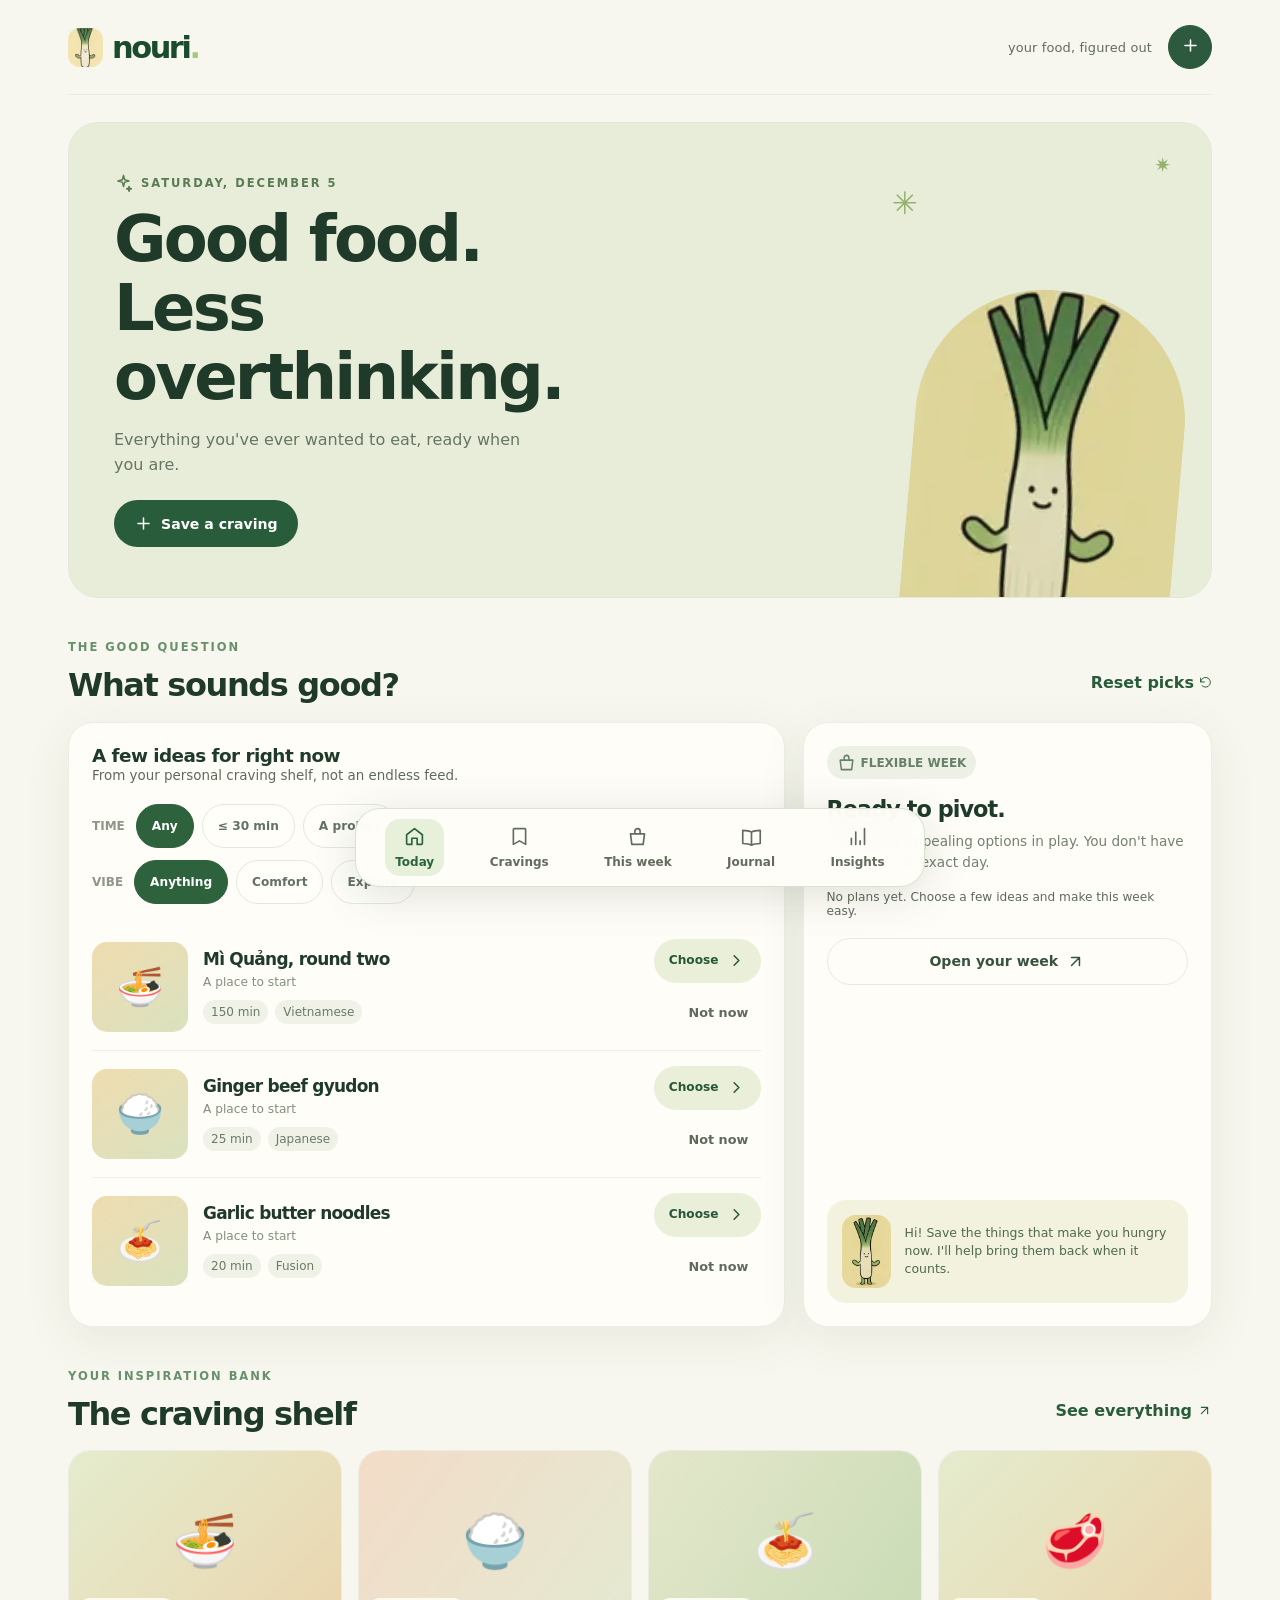
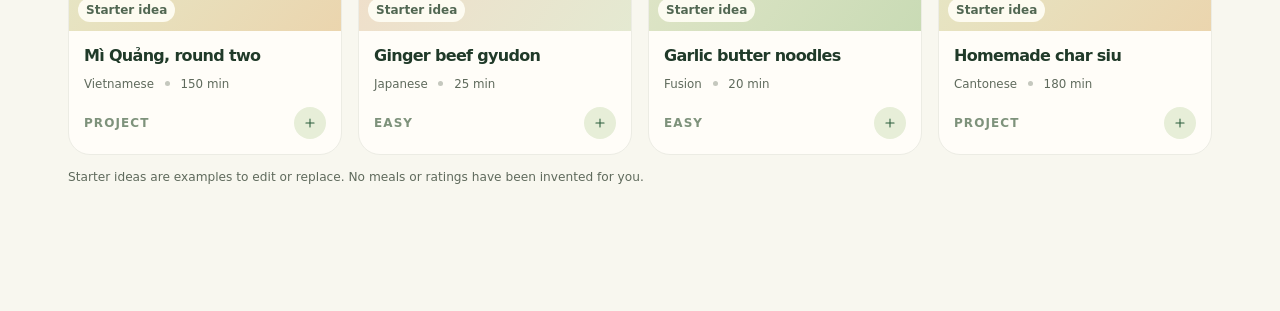
<file: index.html>
<!doctype html>
<html lang="en">
<head>
  <meta charset="UTF-8" />
  <meta name="viewport" content="width=device-width, initial-scale=1, viewport-fit=cover, interactive-widget=resizes-content" />
  <meta name="theme-color" content="#f8f7ef" />
  <meta name="robots" content="noindex,nofollow" /><meta name="description" content="A little more delicious, a little less deciding. Your personal food memory and craving shelf." />
  
  
  <style>:root{--ink:#203a29;--muted:#5f6a5c;--green:#295c3a;--bright:#e3edcd;--lime:#b8d08e;--cream:#f8f7ef;--paper:#fffdf8;--border:#e9eadf;--shadow:0 12px 48px rgba(33,60,33,.08);--amber:#e5a35b;--pink:#e8b3a9;--radius:21px;color-scheme:light;font-family:ui-rounded,'Avenir Next',Avenir,system-ui,-apple-system,BlinkMacSystemFont,'Segoe UI',sans-serif}
*{box-sizing:border-box}html{background:var(--cream);scroll-behavior:smooth}body{margin:0;min-width:315px;color:var(--ink)}button,input,textarea,select{font:inherit}button{cursor:pointer}button:disabled{cursor:not-allowed;opacity:.5}button:focus-visible,input:focus-visible,textarea:focus-visible,select:focus-visible{outline:3px solid var(--lime);outline-offset:3px}a{color:var(--green)}p{line-height:1.53}h1,h2,h3,p{margin-top:0}h1,h2,h3{letter-spacing:-.043em}h1{font-size:clamp(2.3rem,5vw,4.2rem);line-height:1.08;font-weight:750}h2{font-size:clamp(1.45rem,3vw,2rem);line-height:1.15}h3{font-size:1.1rem}small,.tiny{font-size:.76rem}body.modal-open{overflow:hidden}
.app-shell{max-width:1200px;margin:0 auto;min-height:100dvh;padding:0 28px 112px}.header{height:95px;display:flex;align-items:center;justify-content:space-between;border-bottom:1px solid var(--border)}.brand{border:0;background:none;display:flex;align-items:center;gap:9px;font-size:1.9rem;font-weight:850;letter-spacing:-.08em;color:#194b2c;padding:4px 0}.brand-mark{display:block;width:35px;height:39px;overflow:hidden;border-radius:12px;background:#f6edc9}.brand-mark img{width:100%;height:100%;object-fit:cover;object-position:center 41%}.brand-period{color:#a3c880}.header-right{display:flex;align-items:center;gap:16px}.header-tag{font-size:.81rem;color:#626c5e;letter-spacing:.01em}.icon-button{border:1px solid var(--border);border-radius:50%;background:var(--paper);width:43px;height:43px;display:grid;place-items:center;color:var(--green)}.icon-button svg,.btn svg,.eyebrow svg,.nav-link svg,.tag svg,.step-bubble svg{width:19px;height:19px;stroke-width:1.9}.header-right .icon-button{background:#2d593e;color:white;border-color:#2d593e}.bottom-nav{position:fixed;left:50%;transform:translateX(-50%);bottom:13px;z-index:8;max-width:570px;width:calc(100% - 32px);display:flex;justify-content:space-around;gap:3px;padding:10px 13px;background:rgba(255,253,248,.95);border:1px solid rgba(211,222,204,.88);border-radius:25px;box-shadow:0 8px 45px rgba(30,60,30,.14);backdrop-filter:blur(18px)}.nav-link{background:none;border:0;display:flex;flex-direction:column;align-items:center;justify-content:center;gap:5px;color:#626c5e;padding:7px 10px;font-size:.7rem;min-width:59px;font-weight:650;border-radius:15px}.nav-link.is-active{background:#e7f0da;color:#2a643c}.nav-link svg{width:21px;height:21px}
.section{margin-top:42px}.section-head{display:flex;justify-content:space-between;align-items:end;gap:15px;margin:0 0 18px}.section-head h2{margin:0}.eyebrow{font-size:.72rem;letter-spacing:.17em;text-transform:uppercase;font-weight:790;color:#67916c;display:flex;align-items:center;gap:8px;margin:0 0 13px}.subtitle{color:#768274;line-height:1.5;margin-bottom:0}.muted{color:var(--muted)}.link-btn{border:0;background:none;color:var(--green);font-weight:750;padding:10px 0;white-space:nowrap}.btn{border-radius:999px;border:1px solid transparent;display:inline-flex;justify-content:center;align-items:center;gap:8px;padding:13px 19px;line-height:1.15;font-weight:750;font-size:.88rem;transition:transform .15s,background .15s,color .15s}.btn:active{transform:scale(.97)}.btn-primary{background:var(--green);color:#fff}@media(hover:hover) and (pointer:fine){.btn-primary:hover{background:#1d4831}}.btn-secondary{background:#e9efd9;color:#28583a}.btn-quiet{border-color:var(--border);background:var(--paper);color:#38533b}.btn-sm{padding:10px 14px;font-size:.76rem}.btn-ghost{background:transparent;color:var(--green)}.btn-block{width:100%}.btn-danger{color:#a3483d}.chip-row{display:flex;gap:8px;flex-wrap:wrap}.chip{border:1px solid #e4e9dc;background:#fffef9;color:#637265;border-radius:100px;padding:9px 13px;font-size:.76rem;font-weight:750;white-space:nowrap}.chip.is-active{background:#2d623d;color:#fff;border-color:#2d623d}.tag{display:inline-flex;align-items:center;gap:5px;font-size:.67rem;color:#688068;background:#edf1e5;border-radius:100px;padding:7px 10px;font-weight:750}.tag.cool{background:#f4e9d8;color:#a47137}.tag.soft{background:#f3e2de;color:#a36e60}.bullet{height:5px;width:5px;display:inline-block;background:#c5c8be;border-radius:50%;margin:0 7px 2px}
.hero{background:#e8edda;min-height:365px;border-radius:30px;position:relative;overflow:hidden;display:flex;align-items:center;margin-top:27px;border:1px solid #e3e9d8}.hero-copy{padding:50px 45px;max-width:640px;z-index:1}.hero h1{max-width:550px;margin-bottom:16px}.hero p{font-size:1rem;color:#667564;max-width:440px;margin-bottom:23px}.hero-illustration{position:absolute;right:31px;bottom:-68px;height:375px;width:270px;transform:rotate(5deg);border-radius:130px 130px 0 0;overflow:hidden;opacity:.96;mix-blend-mode:multiply}.hero-illustration img{height:100%;width:100%;object-fit:cover;object-position:center center}.hero-sparkle{position:absolute;color:#96b16e;font-size:31px;right:293px;top:62px}.hero-sparkle.two{right:40px;top:30px;font-size:20px}.hero-copy .eyebrow{color:#597c52}
.decision-layout{display:grid;grid-template-columns:minmax(0,1.75fr) minmax(290px,1fr);gap:18px}.surface{background:var(--paper);border:1px solid #ecede5;border-radius:25px;box-shadow:var(--shadow)}.decision-card{padding:22px 23px}.decision-top{display:flex;justify-content:space-between;align-items:center;gap:10px;margin-bottom:17px}.decision-top p{margin:0;font-size:.84rem;color:var(--muted)}.decision-title{font-size:1.15rem;font-weight:780;letter-spacing:-.03em}.filters{display:flex;align-items:center;gap:8px;flex-wrap:wrap;margin:16px 0 20px}.filter-label{font-size:.7rem;font-weight:760;color:#909688;margin-right:3px}.recommendation{display:flex;gap:15px;align-items:center;padding:15px 0;border-top:1px solid #eef0e6}.recommendation:first-child{border-top:0}.thumb{width:96px;height:90px;flex:0 0 96px;border-radius:15px;background:linear-gradient(145deg,#f0dcb0,#d9e2bf);overflow:hidden;display:flex;align-items:center;justify-content:center;font-size:2rem;position:relative}.thumb img{width:100%;height:100%;object-fit:cover}.thumb .emoji{font-size:2.4rem}.rec-main{flex:1;min-width:0}.rec-main h3{margin:0 0 5px;font-size:1.06rem}.rec-main p{font-size:.76rem;color:#82907e;margin:0 0 8px;line-height:1.45}.rec-main .rec-meta{display:flex;flex-wrap:wrap;gap:7px}.rec-meta span{font-size:.65rem;background:#f0f2e8;color:#6b7a68;border-radius:100px;padding:5px 8px}.rec-actions{display:flex;flex-direction:column;align-items:end;gap:8px}.rec-actions button{min-width:84px}.empty-state{text-align:center;padding:35px 19px;color:#6d796b}.empty-state .big{font-size:3.1rem;margin-bottom:8px}.empty-state h3{color:var(--ink);margin:0 0 7px}.next-up{padding:23px;display:flex;flex-direction:column;justify-content:space-between}.next-up h3{font-size:1.4rem;margin-bottom:9px}.next-up p{font-size:.85rem;color:#73816f}.next-list{margin:17px 0 20px;display:grid;gap:9px}.next-line{display:flex;align-items:center;gap:10px;font-size:.86rem;font-weight:700}.next-number{display:grid;place-items:center;width:25px;height:25px;background:#ebefd9;border-radius:50%;color:#587e4b;font-size:.72rem}.mascot-note{display:flex;align-items:center;gap:14px;border-radius:19px;background:#f2f2df;padding:15px;margin-top:14px}.mascot-note img{height:73px;width:56px;object-fit:cover;border-radius:14px;mix-blend-mode:multiply}.mascot-note p{font-size:.78rem;line-height:1.45;margin:0;color:#506950}
.shelf-grid{display:grid;grid-template-columns:repeat(4,1fr);gap:16px}.food-card{min-width:0;background:var(--paper);border:1px solid #ecece4;border-radius:22px;overflow:hidden;transition:transform .18s,box-shadow .18s;cursor:pointer}@media(hover:hover) and (pointer:fine){.food-card:hover{transform:translateY(-3px);box-shadow:var(--shadow)}}.food-card-media{height:180px;display:grid;place-items:center;overflow:hidden;background:linear-gradient(135deg,#e4eccd,#ebd5ae);font-size:3.3rem;position:relative}.food-card:nth-child(3n+2) .food-card-media{background:linear-gradient(125deg,#f3dcc8,#e4e9d1)}.food-card:nth-child(3n) .food-card-media{background:linear-gradient(125deg,#e4e7cb,#c9dbb5)}.food-card-media img{width:100%;height:100%;object-fit:cover}.food-card-media .source-badge{position:absolute;bottom:9px;left:9px;background:rgba(255,254,246,.91);padding:5px 8px;border-radius:100px;color:#516752;font-size:.62rem;font-weight:750}.food-card-body{padding:15px}.food-card-body h3{font-size:1rem;margin:0 0 8px;line-height:1.3}.food-card-body p{color:var(--muted);font-size:.74rem;margin:0;min-height:19px}.food-card-footer{display:flex;justify-content:space-between;align-items:center;margin-top:13px;gap:10px}.mini-add{height:28px;width:28px;display:grid;place-items:center;border:0;border-radius:50%;background:#e7eed8;color:var(--green)}.mini-add svg{width:14px;height:14px}
.page-head{padding:42px 0 16px}.page-head h1{font-size:clamp(2.4rem,5vw,3.6rem);margin-bottom:12px}.page-head p{color:#798577;font-size:1rem;max-width:640px}.toolbar{display:flex;align-items:center;justify-content:space-between;gap:12px;margin:24px 0}.toolbar .chip-row{align-items:center}.grid-two{display:grid;grid-template-columns:minmax(0,1fr) minmax(0,1fr);gap:18px}.plan-card{padding:22px}.plan-card h3{margin:0 0 6px}.plan-list{display:grid;gap:12px;margin-top:22px}.plan-row{display:flex;align-items:center;gap:12px;border-bottom:1px solid #f0f0e7;padding-bottom:12px}.plan-row:last-child{border-bottom:0}.plan-row .thumb{width:60px;height:60px;flex-basis:60px;border-radius:13px;font-size:1.4rem}.plan-row .thumb .emoji{font-size:1.6rem}.plan-row-main{min-width:0;flex:1}.plan-row h4{margin:0 0 4px;font-size:.85rem}.plan-row p{margin:0;font-size:.72rem;color:#899286}.row-buttons{display:flex;gap:5px}.row-buttons button{background:none;border:1px solid var(--border);width:32px;height:32px;display:grid;place-items:center;border-radius:50%;color:var(--green)}.row-buttons svg{width:15px;height:15px}.grocery-group{margin-top:14px}.grocery-item{display:flex;align-items:center;gap:11px;padding:11px 2px;border-bottom:1px solid #efefe9;font-size:.83rem}.grocery-item input{width:18px;height:18px;accent-color:#3e8053}.grocery-item.checked .grocery-name{text-decoration:line-through;opacity:.45}.grocery-name{flex:1}.grocery-source{font-size:.65rem;color:#9a9e93}.inline-add{display:flex;gap:7px;margin-top:15px}.inline-add input{flex:1;min-width:0}.pill-icon{height:38px;width:38px;border-radius:50%;border:0;background:#e8eddc;color:var(--green);display:grid;place-items:center}
.journal-list{display:grid;grid-template-columns:repeat(2,1fr);gap:16px}.journal-item{display:flex;gap:15px;padding:15px;cursor:pointer}.journal-item .thumb{width:112px;height:115px;flex-basis:112px}.journal-item h3{margin:4px 0 6px;font-size:1.12rem}.journal-item p{font-size:.76rem;color:#859081;margin:0 0 10px}.journal-stars{color:#bd824b;letter-spacing:1px;font-size:.85rem}.journal-item .tag{margin-right:5px}.photo-strip{display:flex;gap:8px;overflow:auto;padding:8px 0}.photo-strip img{height:116px;width:116px;object-fit:cover;border-radius:12px}.stat-grid{display:grid;grid-template-columns:repeat(4,1fr);gap:15px;margin:24px 0}.stat-card{padding:19px}.stat-card .stat-value{font-size:2rem;letter-spacing:-.06em;font-weight:800;margin:14px 0 7px}.stat-card .stat-label{color:#8b9387;font-size:.75rem;line-height:1.3}.metric-notice{background:#eef2e6;border-radius:18px;padding:21px;margin-top:22px;color:#567155;font-size:.85rem;line-height:1.5}.insight-rows{display:grid;gap:10px}.insight-row{border:1px solid var(--border);border-radius:16px;padding:15px;display:flex;align-items:center;justify-content:space-between;gap:12px}.insight-row h4{font-size:.84rem;margin:0 0 5px}.insight-row p{font-size:.74rem;color:var(--muted);margin:0}.segmented{display:flex;background:#f0f2e8;border-radius:14px;padding:4px;gap:4px}.segmented button{flex:1;border:0;border-radius:11px;background:none;padding:11px 8px;color:#7e8a7b;font-weight:770;font-size:.75rem}.segmented button.active{background:white;color:var(--green);box-shadow:0 3px 12px #33553113}.small-caps{font-size:.68rem;letter-spacing:.09em;font-weight:850;color:#7e927b;text-transform:uppercase}
.form-field{display:flex;flex-direction:column;gap:7px;margin-bottom:15px}.form-field label{font-size:.77rem;font-weight:770;color:#4f644f}.input,.textarea,.select{display:block;width:100%;border:1px solid #e4e9db;background:#fdfdf9;border-radius:13px;padding:13px 14px;outline:0;color:#304b34;font-size:.88rem}.textarea{min-height:84px;resize:vertical;line-height:1.45}.input:focus,.textarea:focus,.select:focus{border-color:#9ab786;box-shadow:0 0 0 3px #e7efdb}.form-grid{display:grid;grid-template-columns:1fr 1fr;gap:12px}.form-footer{display:flex;gap:8px;justify-content:flex-end;margin-top:20px}.file-input{border:1px dashed #b8cbb2;background:#f3f6e9;border-radius:13px;padding:14px;min-height:70px;display:flex;align-items:center;gap:13px;cursor:pointer;font-size:.82rem;font-weight:750;color:#567052}.file-input input{width:100%;font-size:.72rem}.modal-backdrop{position:fixed;inset:0;z-index:40;background:rgba(23,40,26,.4);display:grid;place-items:center;padding:18px;backdrop-filter:blur(5px)}.modal-panel{width:min(100%,560px);max-height:min(88dvh,850px);overflow:auto;background:#fffef9;border-radius:26px;padding:25px 26px 24px;box-shadow:0 25px 90px #1b301f30}.modal-head{display:flex;align-items:start;justify-content:space-between;gap:14px;margin-bottom:18px}.modal-head h2{font-size:1.6rem;margin:0 0 6px}.modal-head p{font-size:.81rem;color:#879181;margin:0}.modal-close{background:#f3f4eb;border:none;width:32px;height:32px;display:grid;place-items:center;border-radius:50%;color:#657263;flex:0 0 auto}.modal-close svg{width:17px;height:17px}.modal-photo{width:100%;height:220px;object-fit:cover;border-radius:15px;margin-bottom:16px}.detail-image-fallback{display:grid;place-items:center;height:200px;border-radius:18px;background:linear-gradient(135deg,#e5edd1,#f3e1c2);font-size:5rem;margin-bottom:20px}.detail-row{display:flex;flex-wrap:wrap;gap:7px;margin:12px 0 16px}.detail-copy{font-size:.87rem;line-height:1.55;color:#697a6b}.detail-buttons{display:flex;gap:9px;flex-wrap:wrap}.step-card{display:flex;gap:12px;align-items:center;border:1px solid var(--border);border-radius:16px;padding:12px;margin-top:9px}.step-bubble{display:grid;place-items:center;border-radius:50%;background:#e9f0dc;width:35px;height:35px;flex:0 0 35px;color:#4c7950}.step-card .step-main{flex:1;min-width:0}.step-card h4{margin:0 0 5px;font-size:.85rem}.step-card p{margin:0;font-size:.73rem;color:#85917f}.step-card .thumb{height:58px;width:58px;flex-basis:58px}.modal-panel .section-label{font-size:.7rem;font-weight:800;letter-spacing:.1em;color:#7d9a72;text-transform:uppercase;margin:21px 0 10px}.dialog-alert{background:#f4f0de;border-radius:13px;padding:13px;font-size:.8rem;color:#837650;margin:12px 0}.toast{position:fixed;bottom:106px;left:50%;transform:translateX(-50%);z-index:45;white-space:nowrap;background:#244f32;color:#fff;border-radius:100px;padding:12px 18px;box-shadow:0 9px 30px #25483130;font-size:.82rem;max-width:95%;overflow:hidden;text-overflow:ellipsis}.visual-gradient{background:linear-gradient(135deg,#d9e7bf,#f5dab5)}.hidden{display:none!important}.divider{border:0;border-top:1px solid var(--border);margin:20px 0}
@media(max-width:980px){.shelf-grid{grid-template-columns:repeat(3,1fr)}.hero-illustration{right:-22px;opacity:.57}.hero-copy{max-width:630px}.hero h1{max-width:520px}.stat-grid{grid-template-columns:repeat(2,1fr)}}
@media(max-width:750px){.app-shell{padding:0 17px 113px}.header{height:72px}.header-tag{display:none}.hero{min-height:312px;border-radius:25px;margin-top:16px}.hero-copy{padding:27px 23px}.hero h1{font-size:2.4rem;max-width:330px}.hero p{max-width:285px;font-size:.87rem}.hero-illustration{width:183px;height:266px;bottom:-49px;right:-40px;opacity:.36}.hero-sparkle{display:none}.decision-layout{grid-template-columns:1fr}.section{margin-top:30px}.shelf-grid{grid-template-columns:repeat(2,1fr);gap:11px}.food-card-media{height:155px}.food-card-body{padding:12px}.grid-two{grid-template-columns:1fr}.journal-list{grid-template-columns:1fr}.section-head h2{font-size:1.53rem}.stat-grid{gap:10px}.stat-card{padding:15px}.stat-card .stat-value{font-size:1.9rem}.decision-card,.next-up{padding:17px}.page-head{padding:29px 0 10px}.page-head h1{font-size:2.6rem}.modal-backdrop{align-items:end;padding:0}.modal-panel{border-radius:25px 25px 0 0;padding:22px 20px calc(23px + env(safe-area-inset-bottom));max-height:94dvh;width:100%}.rec-actions button{min-width:74px}.recommendation .thumb{height:79px;width:76px;flex-basis:76px}.form-grid{grid-template-columns:1fr 1fr}.nav-link{min-width:0;padding:6px 7px;font-size:.63rem}.bottom-nav{bottom:6px;padding:7px 6px;width:calc(100% - 18px)}.desktop-add{display:grid}}
@media(max-width:375px){.hero h1{font-size:2.05rem}.hero p{max-width:244px}.hero-copy{padding:24px 18px}.recommendation{gap:10px}.rec-main h3{font-size:.93rem}.rec-meta{gap:3px}.rec-actions .btn{padding:9px}.form-grid{grid-template-columns:1fr}}

.detail-image-fallback[data-loaded="1"] img{width:100%;height:100%;object-fit:cover;border-radius:18px}.food-card-media>img{position:absolute;inset:0;width:100%;height:100%;object-fit:cover}.food-card-media .source-badge{z-index:1}.form-details{background:#f6f7f0;border:1px solid var(--border);padding:11px 12px;border-radius:14px;margin:10px 0}.form-details summary{font-size:.78rem;font-weight:780;color:#698068;cursor:pointer}.form-details[open] summary{margin-bottom:16px}.form-details .form-field:last-child{margin-bottom:0}

/* ---- Mobile-native baseline (iPhone first) ---- */
html{-webkit-tap-highlight-color:transparent;-webkit-text-size-adjust:100%}
button,a,[role=button],label.file-input,.grocery-item{touch-action:manipulation}
button,[role=button]{-webkit-user-select:none;user-select:none;-webkit-touch-callout:none}
/* 16px inputs: anything smaller makes iOS Safari zoom on focus */
.input,.textarea,.select,.file-input input{font-size:16px}
/* 12px text floor for labels, tags and nav */
.nav-link,.tag,.rec-meta span,.food-card-media .source-badge,.grocery-source,.small-caps,.filter-label{font-size:.75rem}
/* 44px touch targets; small icons keep their look but get a larger hit area */
.chip,.btn-sm,.link-btn{min-height:44px}
.chip{display:inline-flex;align-items:center;padding:0 15px}
.link-btn{display:inline-flex;align-items:center;gap:5px}
.dismiss-btn{font-size:.8rem;padding:0 12px;color:var(--muted)}
.mini-add,.modal-close,.pill-icon,.icon-button,.row-buttons button{position:relative}
.mini-add::after,.modal-close::after,.pill-icon::after,.icon-button::after,.row-buttons button::after{content:"";position:absolute;inset:-8px;border-radius:50%}
.row-buttons{gap:12px}
.mini-add{width:32px;height:32px}
.modal-close{width:36px;height:36px}
.icon-button{width:44px;height:44px}
/* Press feedback on touch-down, fast and ease-out */
.chip,.nav-link,.mini-add,.icon-button,.pill-icon,.modal-close,.food-card,.link-btn{transition:transform 120ms cubic-bezier(.23,1,.32,1),background-color 120ms,color 120ms,box-shadow .18s}
.chip:active,.nav-link:active,.mini-add:active,.icon-button:active,.pill-icon:active,.modal-close:active{transform:scale(.94)}
.link-btn:active{transform:scale(.97)}
.food-card:active{transform:scale(.985)}
/* Safe areas: notch/Dynamic Island on top, home indicator below */
.app-shell{padding-top:env(safe-area-inset-top,0px);padding-bottom:calc(112px + env(safe-area-inset-bottom,0px))}
.bottom-nav{bottom:calc(13px + env(safe-area-inset-bottom,0px))}
.toast{bottom:calc(106px + env(safe-area-inset-bottom,0px));pointer-events:none} /* text-only; never block the control underneath */
.modal-panel{overscroll-behavior:contain}
@media(max-width:750px){.app-shell{padding-bottom:calc(120px + env(safe-area-inset-bottom,0px))}.bottom-nav{bottom:calc(6px + env(safe-area-inset-bottom,0px))}.nav-link{font-size:.75rem}}
@media(prefers-reduced-motion:reduce){html{scroll-behavior:auto}.food-card:active,.chip:active,.nav-link:active{transform:none}}
</style>
  <title>Nouri — eat beautifully, effortlessly</title>
</head>
<body>
  <div class="app-shell" id="app">
    <header class="header">
      <button class="brand" data-action="navigate" data-view="home" aria-label="Nouri home">
        <span class="brand-mark"><img src="[data-uri]" alt="" /></span><span>nouri<span class="brand-period">.</span></span>
      </button>
      <div class="header-right"><span class="header-tag">your food, figured out</span><button class="icon-button desktop-add" data-action="open-add" aria-label="Add a food idea"><span data-icon="plus"></span></button></div>
    </header>
    <main id="view-root" aria-live="polite"></main>
    <nav class="bottom-nav" aria-label="Main navigation">
      <button data-action="navigate" data-view="home" class="nav-link is-active"><span data-icon="house"></span><span>Today</span></button>
      <button data-action="navigate" data-view="shelf" class="nav-link"><span data-icon="bookmark"></span><span>Cravings</span></button>
      <button data-action="navigate" data-view="plan" class="nav-link"><span data-icon="shopping-bag"></span><span>This week</span></button>
      <button data-action="navigate" data-view="journal" class="nav-link"><span data-icon="book-open"></span><span>Journal</span></button>
      <button data-action="navigate" data-view="insights" class="nav-link"><span data-icon="chart-no-axes-column"></span><span>Insights</span></button>
    </nav>
    <div id="modal-root"></div>
    <div id="toast-root" aria-live="polite"></div>
  </div>
  <script>/* Nouri V0 — an intentionally dependency-free, local-first product prototype.
 * It is NOT an AI model. Smart-looking suggestions are explicit, inspectable ranking rules.
 * Images are stored in IndexedDB; the rest of the journal is stored in localStorage.
 */
(() => {
'use strict';
const KEY='nouri_v0_state';
const STARTERS=[
  {title:'Mì Quảng, round two',emoji:'🍜',cuisine:'Vietnamese',minutes:150,effort:'project',tags:['savory','spicy','experiment'],why:'Revisit the concentrated broth and nail the balance.',ingredients:['pork shoulder','shrimp','quail eggs','rice noodles','shallots','garlic','fresh herbs','fish sauce']},
  {title:'Ginger beef gyudon',emoji:'🍚',cuisine:'Japanese',minutes:25,effort:'easy',tags:['comfort','savory','quick'],why:'A cozy rice bowl that’s fast enough for a weeknight.',ingredients:['thinly sliced beef','onion','rice','ginger','soy sauce','mirin']},
  {title:'Garlic butter noodles',emoji:'🍝',cuisine:'Fusion',minutes:20,effort:'easy',tags:['comfort','quick','savory'],why:'A fast, deeply satisfying standby to personalize.',ingredients:['noodles','garlic','butter','soy sauce','parmesan','green onions']},
  {title:'Homemade char siu',emoji:'🥩',cuisine:'Cantonese',minutes:180,effort:'project',tags:['savory','experiment'],why:'Try the kind of glossy lacquered pork worth a full afternoon.',ingredients:['pork shoulder','hoisin','soy sauce','honey','five spice','garlic']},
  {title:'Pad kra pao',emoji:'🌶️',cuisine:'Thai',minutes:30,effort:'easy',tags:['spicy','quick','explore'],why:'A weeknight dish with a big savory-spicy payoff.',ingredients:['ground pork','Thai basil','chili','garlic','fish sauce','rice','egg']},
  {title:'Hainanese chicken rice',emoji:'🍗',cuisine:'Singaporean',minutes:100,effort:'medium',tags:['comfort','project'],why:'Fragrant rice, tender chicken, and a trio of sauces.',ingredients:['chicken','rice','ginger','green onions','cucumber','chili']},
  {title:'Crispy tofu rice bowls',emoji:'🥢',cuisine:'Korean-inspired',minutes:35,effort:'easy',tags:['explore','quick'],why:'Something crisp, fresh, and adaptable to your sauces.',ingredients:['firm tofu','rice','cucumber','sesame oil','gochujang','scallions']},
  {title:'Microwave gyeran-jjim',emoji:'🍳',cuisine:'Korean',minutes:10,effort:'easy',tags:['comfort','quick'],why:'A tiny, fluffy side dish you can make in minutes.',ingredients:['eggs','water or dashi','fish sauce','scallions']},
];
const ICONS={
  house:'<path d="m3 10 9-7 9 7v10a1 1 0 0 1-1 1h-5v-7H9v7H4a1 1 0 0 1-1-1z"/>',
  plus:'<path d="M12 5v14M5 12h14"/>',
  bookmark:'<path d="M6 3h12a1 1 0 0 1 1 1v17l-7-4-7 4V4a1 1 0 0 1 1-1Z"/>',
  'shopping-bag':'<path d="M4 9h16l-1.5 12h-13L4 9ZM9 9V6a3 3 0 0 1 6 0v3"/>',
  'book-open':'<path d="M12 7c-3-2-6-2-10-2v15c4 0 7 0 10 2 3-2 6-2 10-2V5c-4 0-7 0-10 2Zm0 0v15"/>',
  'chart-no-axes-column':'<path d="M5 21v-7M10 21V7M15 21v-4M20 21V3"/>',
  'chevron-right':'<path d="m9 18 6-6-6-6"/>',
  x:'<path d="M18 6 6 18M6 6l12 12"/>',
  'arrow-up-right':'<path d="M7 17 17 7M7 7h10v10"/>',
  'sparkles':'<path d="m12 3 1.5 5.5L19 10l-5.5 1.5L12 17l-1.5-5.5L5 10l5.5-1.5L12 3ZM19 17l.7 2.3L22 20l-2.3.7L19 23l-.7-2.3L16 20l2.3-.7L19 17Z"/>',
  clock:'<circle cx="12" cy="12" r="9"/><path d="M12 7v5l4 2"/>',
  'check-circle':'<circle cx="12" cy="12" r="9"/><path d="m8 12 2.5 2.5L16 9"/>',
  'camera':'<path d="M4 7h3l2-3h6l2 3h3a1 1 0 0 1 1 1v11a1 1 0 0 1-1 1H4a1 1 0 0 1-1-1V8a1 1 0 0 1 1-1Z"/><circle cx="12" cy="13" r="3.5"/>',
  shuffle:'<path d="M3 7h4c4 0 6 10 10 10h4m0 0-3-3m3 3-3 3M3 17h4c1.8 0 3-1 4-3m3-4c1-2 2.2-3 4-3h3m0 0-3-3m3 3-3 3"/>',
  trash:'<path d="M4 7h16M10 3h4m-8 4 1 14h10l1-14M10 11v6m4-6v6"/>',
  upload:'<path d="M12 16V3m0 0L7 8m5-5 5 5M3 16v5h18v-5"/>',
  download:'<path d="M12 3v13m0 0-5-5m5 5 5-5M3 17v4h18v-4"/>',
  heart:'<path d="M20.8 4.6a5.3 5.3 0 0 0-7.5 0L12 5.9l-1.3-1.3a5.3 5.3 0 1 0-7.5 7.5L12 21l8.8-8.9a5.3 5.3 0 0 0 0-7.5Z"/>',
  'chef-hat':'<path d="M6 14a5 5 0 1 1 1-9 5 5 0 0 1 9 0 5 5 0 1 1 2 9v7H6v-7Z"/>',
  'leaf':'<path d="M20 4C10 4 4 8 4 16a4 4 0 0 0 4 4c8 0 12-6 12-16ZM6 18c4-5 7-7 11-9"/>',
  'rotate-ccw':'<path d="M3 11a9 9 0 1 1 2.6 7M3 4v7h7"/>',
  'shopping-cart':'<circle cx="9" cy="21" r="1"/><circle cx="19" cy="21" r="1"/><path d="M2 3h2l3 13h12l3-10H5"/>',
  'star':'<path d="m12 2 3.1 6.7 7.4.9-5.5 5 1.5 7.2-6.5-3.6-6.5 3.6L7 14.6l-5.5-5 7.4-.9L12 2Z"/>',
  'image':'<rect x="3" y="3" width="18" height="18" rx="2"/><circle cx="8" cy="8" r="1.5"/><path d="m21 16-5-5-9 9"/>',
  'more-horizontal':'<circle cx="5" cy="12" r="1"/><circle cx="12" cy="12" r="1"/><circle cx="19" cy="12" r="1"/>',
  'sliders-horizontal':'<path d="M4 7h10m4 0h2M4 17h2m4 0h10"/><circle cx="16" cy="7" r="2"/><circle cx="8" cy="17" r="2"/>',
  'utensils':'<path d="M4 3v6a4 4 0 0 0 8 0V3M8 3v18M18 3c-3 3-3 7-3 10h4v8"/>',
  'check':'<path d="m5 12 4 4L19 6"/>'
};
const icon=(name,size=19)=>`<svg width="${size}" height="${size}" viewBox="0 0 24 24" fill="none" stroke="currentColor" stroke-width="1.8" stroke-linecap="round" stroke-linejoin="round" aria-hidden="true">${ICONS[name]||ICONS.heart}</svg>`;
const esc=v=>String(v??'').replace(/[&<>"']/g,c=>({'&':'&amp;','<':'&lt;','>':'&gt;','"':'&quot;',"'":'&#39;'}[c]));
const uid=()=>`${Date.now().toString(36)}-${Math.random().toString(36).slice(2,9)}`;
const today=()=>new Date().toLocaleDateString('en-US',{weekday:'long',month:'long',day:'numeric'});
const dateFmt=iso=>new Date(iso).toLocaleDateString('en-US',{month:'short',day:'numeric'});
const relative=iso=>{let d=Math.floor((Date.now()-new Date(iso).getTime())/86400000);return d===0?'Today':d===1?'Yesterday':d<7?`${d}d ago`:dateFmt(iso)};
const seed=()=>({schemaVersion:1,createdAt:new Date().toISOString(),ideas:STARTERS.map((x,i)=>({...x,id:'starter'+i,createdAt:new Date(Date.now()-i*21600000).toISOString(),source:'starter',want:4,photoId:null})),plans:[],meals:[],cook:null,groceries:{extras:[],checked:[]},events:[],settings:{},visits:[]});
function load(){try{const parsed=JSON.parse(localStorage.getItem(KEY));if(parsed&&parsed.schemaVersion===1)return parsed;}catch{}return seed()}
let state=load();
const rt={view:'home',time:'all',mood:'any',dismissed:[],decisionStart:Date.now(),modal:null,shelfFilter:'all',journalFilter:'all',stepFilter:'prep',captureStart:null,mealLogStart:null};
const save=()=>localStorage.setItem(KEY,JSON.stringify(state));
let idbPromise;
function getDb(){if(!('indexedDB' in window))return Promise.reject(Error('IndexedDB unavailable'));if(idbPromise)return idbPromise;idbPromise=new Promise((res,rej)=>{let request=indexedDB.open('nouri_images_v1',1);request.onupgradeneeded=()=>request.result.createObjectStore('images');request.onerror=()=>rej(request.error);request.onsuccess=()=>res(request.result);});return idbPromise}
async function storePhoto(id,blob){const db=await getDb();return new Promise((res,rej)=>{const tx=db.transaction('images','readwrite');tx.objectStore('images').put(blob,id);tx.oncomplete=()=>res(id);tx.onerror=()=>rej(tx.error)})}
async function readPhoto(id){if(!id)return null;try{const db=await getDb();return await new Promise((res,rej)=>{const r=db.transaction('images').objectStore('images').get(id);r.onsuccess=()=>res(r.result||null);r.onerror=()=>rej(r.error)})}catch{return null}}
async function allPhotos(){try{let db=await getDb();return await new Promise((res,rej)=>{let r=db.transaction('images').objectStore('images').getAllKeys();r.onsuccess=()=>res(r.result);r.onerror=()=>rej(r.error)})}catch{return []}}
async function removePhoto(id){if(!id)return;const db=await getDb();return new Promise((res,rej)=>{const tx=db.transaction('images','readwrite');tx.objectStore('images').delete(id);tx.oncomplete=res;tx.onerror=()=>rej(tx.error)})}
async function processPhoto(file){if(!file||!file.type.startsWith('image/'))return null;const objectUrl=URL.createObjectURL(file);try{const image=await new Promise((resolve,reject)=>{const img=new Image();img.onload=()=>resolve(img);img.onerror=reject;img.src=objectUrl;});const max=1400,scale=Math.min(1,max/Math.max(image.naturalWidth,image.naturalHeight));const canvas=document.createElement('canvas');canvas.width=Math.max(1,Math.round(image.naturalWidth*scale));canvas.height=Math.max(1,Math.round(image.naturalHeight*scale));canvas.getContext('2d').drawImage(image,0,0,canvas.width,canvas.height);const blob=await new Promise(res=>canvas.toBlob(res,'image/jpeg',.8));const id=uid();await storePhoto(id,blob);return id;}finally{URL.revokeObjectURL(objectUrl)}}
async function hydratePhotos(){document.querySelectorAll('[data-photo]').forEach(async el=>{const id=el.dataset.photo,blob=await readPhoto(id);if(blob&&!el.dataset.loaded){const url=URL.createObjectURL(blob);el.dataset.loaded='1';const placeholder=el.querySelector(':scope > .emoji, :scope > span:not(.source-badge)');if(placeholder)placeholder.remove();const img=document.createElement('img');img.src=url;img.alt='Food photo';img.onload=()=>URL.revokeObjectURL(url);el.prepend(img);}})}
const photoHTML=(photoId,emoji='🍽️',cls='thumb')=>`<div class="${cls}" ${photoId?`data-photo="${esc(photoId)}"`:''}><span class="emoji">${esc(emoji)}</span></div>`;
const starterName=idea=>idea.source==='starter'?'Starter idea':idea.source==='restaurant'?'From eating out':idea.source==='video'?'From a video':idea.source==='craving'?'Craving':'Saved idea';
function weekCount(){const start=Date.now()-7*86400000;return state.meals.filter(m=>new Date(m.createdAt).getTime()>start)}
function avgRate(meals){const vals=meals.filter(m=>m.rating).map(m=>Number(m.rating));return vals.length?(vals.reduce((a,b)=>a+b,0)/vals.length).toFixed(1):'—'}
function nonRepeats(){const known=new Set();let count=0;[...state.meals].reverse().forEach(m=>{const title=m.title.toLowerCase().trim();if(!known.has(title)){known.add(title);count++;}});return count}
function captureEvent(type,payload={}){state.events.push({id:uid(),type,at:new Date().toISOString(),...payload});save()}
function recordVisit(){let d=new Date().toISOString().slice(0,10);if(!state.visits.includes(d)){state.visits.push(d);save()}}
recordVisit();
function rankIdeas(){const recent=new Set(state.meals.filter(m=>Date.now()-new Date(m.createdAt).getTime()<7*86400000).map(m=>m.title.toLowerCase()));const done=new Set(state.meals.map(m=>m.ideaId).filter(Boolean));return state.ideas.filter(x=>!rt.dismissed.includes(x.id)).map((x)=>{let score=(x.want||3)*1.5;const fit=(rt.time==='quick'?(x.minutes<=30?4:-4):rt.time==='project'?(x.minutes>=60?4:-2):0);score+=fit;if(rt.mood==='explore')score+=(done.has(x.id)?-2:3)+(x.tags?.includes('explore')?2:0);if(rt.mood==='comfort')score+=(x.tags?.includes('comfort')?3:0);if(recent.has(x.title.toLowerCase()))score-=3;if(state.plans.includes(x.id))score-=1;const freshness=Math.max(0,7-(Date.now()-new Date(x.createdAt).getTime())/86400000);score+=freshness*.18;return {...x,rank:score,whyRank:rt.mood==='explore'&&!done.has(x.id)?'Something new for you':rt.time==='quick'&&x.minutes<=30?'Fits a quick night':rt.mood==='comfort'&&x.tags?.includes('comfort')?'Your comfort lane':x.source==='starter'?'A place to start':'You saved this spark'};}).sort((a,b)=>b.rank-a.rank||a.title.localeCompare(b.title))}
const foodCard=idea=>`<article class="food-card" data-action="detail" data-id="${esc(idea.id)}" tabindex="0" role="button" aria-label="View ${esc(idea.title)}">
  <div class="food-card-media" ${idea.photoId?`data-photo="${esc(idea.photoId)}"`:''}><span>${esc(idea.emoji||'🍲')}</span><span class="source-badge">${esc(starterName(idea))}</span></div>
  <div class="food-card-body"><h3>${esc(idea.title)}</h3><p>${esc(idea.cuisine||'Food inspiration')} <span class="bullet"></span> ${esc(idea.minutes||'?')} min</p>
    <div class="food-card-footer"><span class="small-caps">${esc(idea.effort||'flexible')}</span><button class="mini-add" data-action="plan-add" data-id="${esc(idea.id)}" aria-label="Add ${esc(idea.title)} to plan">${icon('plus',15)}</button></div></div></article>`;
function renderHome(){const picks=rankIdeas().slice(0,3);const planned=state.plans.map(id=>state.ideas.find(x=>x.id===id)).filter(Boolean);return `
  <section class="hero"><div class="hero-copy"><div class="eyebrow">${icon('sparkles',15)} ${esc(today())}</div><h1>Good food.<br>Less overthinking.</h1><p>Everything you've ever wanted to eat, ready when you are.</p><button class="btn btn-primary" data-action="open-add">${icon('plus',17)} Save a craving</button></div><div class="hero-sparkle">✳</div><div class="hero-sparkle two">✷</div><div class="hero-illustration"><img src="[data-uri]" alt="Nouri, your scallion companion"/></div></section>
  <section class="section"><div class="section-head"><div><div class="eyebrow">THE GOOD QUESTION</div><h2>What sounds good?</h2></div><button class="link-btn" data-action="reset-picks">Reset picks ${icon('rotate-ccw',13)}</button></div>
  <div class="decision-layout"><div class="surface decision-card"><div class="decision-top"><div><div class="decision-title">A few ideas for right now</div><p>From your personal craving shelf, not an endless feed.</p></div></div>
  <div class="filters"><span class="filter-label">TIME</span>${[['all','Any'],['quick','≤ 30 min'],['project','A project']].map(([v,l])=>`<button class="chip ${rt.time===v?'is-active':''}" data-action="time-filter" data-value="${v}">${l}</button>`).join('')}</div>
  <div class="filters" style="margin-top:-8px"><span class="filter-label">VIBE</span>${[['any','Anything'],['comfort','Comfort'],['explore','Explore']].map(([v,l])=>`<button class="chip ${rt.mood===v?'is-active':''}" data-action="mood-filter" data-value="${v}">${l}</button>`).join('')}</div>
  <div>${picks.length?picks.map(x=>`<div class="recommendation">${photoHTML(x.photoId,x.emoji)}<div class="rec-main"><h3>${esc(x.title)}</h3><p>${esc(x.whyRank)}</p><div class="rec-meta"><span>${esc(x.minutes)} min</span><span>${esc(x.cuisine)}</span></div></div><div class="rec-actions"><button class="btn btn-secondary btn-sm" data-action="choose" data-id="${esc(x.id)}">Choose ${icon('chevron-right',13)}</button><button class="link-btn dismiss-btn" data-action="dismiss" data-id="${esc(x.id)}">Not now</button></div></div>`).join(''):`<div class="empty-state"><div class="big">🥬</div><h3>Fresh start?</h3><p>Add a craving or reset your picks.</p><button class="btn btn-secondary" data-action="reset-picks">Reset picks</button></div>`}</div>
  </div><aside class="surface next-up"><div><span class="tag">${icon('shopping-bag',14)} FLEXIBLE WEEK</span><h3 style="margin-top:17px">Ready to pivot.</h3><p>Keep a few appealing options in play. You don't have to decide the exact day.</p><div class="next-list">${planned.length?planned.slice(0,4).map((x,i)=>`<div class="next-line"><span class="next-number">${i+1}</span>${esc(x.title)}</div>`).join(''):'<div class="muted tiny">No plans yet. Choose a few ideas and make this week easy.</div>'}</div><button class="btn btn-quiet btn-block" data-action="navigate" data-view="plan">Open your week ${icon('arrow-up-right',14)}</button></div><div class="mascot-note"><img src="[data-uri]" alt=""/><p>Hi! Save the things that make you hungry now. I'll help bring them back when it counts.</p></div></aside></div></section>
  <section class="section"><div class="section-head"><div><div class="eyebrow">YOUR INSPIRATION BANK</div><h2>The craving shelf</h2></div><button class="link-btn" data-action="navigate" data-view="shelf">See everything ${icon('arrow-up-right',15)}</button></div><div class="shelf-grid">${state.ideas.slice().sort((a,b)=>new Date(b.createdAt)-new Date(a.createdAt)).slice(0,4).map(foodCard).join('')}</div><p class="tiny muted" style="margin-top:13px">Starter ideas are examples to edit or replace. No meals or ratings have been invented for you.</p></section>`}
function renderShelf(){const list=state.ideas.filter(x=>rt.shelfFilter==='all'||(rt.shelfFilter==='mine'?x.source!=='starter':x.effort===rt.shelfFilter)).sort((a,b)=>new Date(b.createdAt)-new Date(a.createdAt));return `<header class="page-head"><div class="eyebrow">KEEP THE SPARK</div><h1>Craving shelf<span style="color:#adc690">.</span></h1><p>That late-night TikTok, the unforgettable restaurant dish, the thing you swore you'd cook someday. It all lives here.</p></header>
  <div class="toolbar"><div class="chip-row">${[['all','All ideas'],['mine','My saves'],['easy','Quick'],['project','Projects']].map(([v,l])=>`<button class="chip ${rt.shelfFilter===v?'is-active':''}" data-action="shelf-filter" data-value="${v}">${l}</button>`).join('')}</div><button class="btn btn-primary btn-sm" data-action="open-add">${icon('plus',15)} Save</button></div>
  ${list.length?`<div class="shelf-grid">${list.map(foodCard).join('')}</div>`:`<div class="surface empty-state"><div class="big">🌱</div><h3>A little room to grow</h3><p>Save something you're excited to eat.</p><button class="btn btn-secondary" data-action="open-add">Add inspiration</button></div>`}`}
function allGroceries(){const items=[];for(const id of state.plans){const idea=state.ideas.find(x=>x.id===id);if(!idea)continue;for(const raw of (idea.ingredients||[])){const value=raw.trim();if(value&&!items.some(e=>e.name.toLowerCase()===value.toLowerCase()))items.push({id:'ingredient:'+value.toLowerCase(),name:value,source:'From your lineup'})}}for(const x of state.groceries.extras)if(!items.some(e=>e.name.toLowerCase()===x.toLowerCase()))items.push({id:'extra:'+x.toLowerCase(),name:x,source:'Added by you'});return items}
function renderPlan(){const planned=state.plans.map(id=>state.ideas.find(x=>x.id===id)).filter(Boolean),groceries=allGroceries(),unchecked=groceries.filter(x=>!state.groceries.checked.includes(x.id)).length;return `<header class="page-head"><div class="eyebrow">THE FLEXIBLE LINEUP</div><h1>A week of good options<span style="color:#adc690">.</span></h1><p>Build a menu of possibilities, not a rigid calendar. Pivot when your cravings do.</p></header><div class="grid-two">
  <section class="surface plan-card"><div class="section-head"><div><div class="eyebrow">YOUR OPTIONS</div><h2>${planned.length} dishes in play</h2></div><button class="btn btn-secondary btn-sm" data-action="open-picker">${icon('plus',14)} Add</button></div>
  ${planned.length?`<div class="plan-list">${planned.map(x=>`<div class="plan-row">${photoHTML(x.photoId,x.emoji)}<div class="plan-row-main"><h4>${esc(x.title)}</h4><p>${esc(x.minutes)} minutes <span class="bullet"></span> ${esc(x.cuisine)}</p></div><div class="row-buttons"><button data-action="swap" data-id="${esc(x.id)}" title="Swap idea">${icon('shuffle',15)}</button><button data-action="plan-remove" data-id="${esc(x.id)}" title="Remove from week">${icon('x',15)}</button></div></div>`).join('')}</div>`:`<div class="empty-state"><div class="big">🧺</div><h3>Possibilities, not obligations.</h3><p>Try adding 2–4 dishes you'd be happy to cook this week.</p><button class="btn btn-secondary" data-action="open-picker">Pick from cravings</button></div>`}
  ${planned.length?`<div class="mascot-note"><img src="[data-uri]" alt=""/><p>Change your mind anytime. Swapping an option automatically refreshes your grocery list.</p></div>`:''}</section>
  <section class="surface plan-card"><div class="section-head"><div><div class="eyebrow">SHOP FOR POSSIBILITIES</div><h2>Grocery radar</h2></div><span class="tag">${unchecked} to get</span></div><p class="subtitle tiny">Suggested from your lineup. Check off anything already in the kitchen or added to your cart.</p>
  <div class="grocery-group">${groceries.length?groceries.map(x=>`<label class="grocery-item ${state.groceries.checked.includes(x.id)?'checked':''}"><input type="checkbox" data-action="grocery-check" data-id="${esc(x.id)}" ${state.groceries.checked.includes(x.id)?'checked':''}/><span class="grocery-name">${esc(x.name)}</span><span class="grocery-source">${esc(x.source)}</span></label>`).join(''):`<div class="empty-state" style="padding:40px 0"><div class="big">🥕</div><h3>Ready when you are</h3><p>Plan a dish and Nouri will pull together an ingredient checklist.</p></div>`}</div>
  <form id="add-grocery" class="inline-add"><input class="input" name="item" aria-label="Additional grocery" placeholder="Add anything else…" required enterkeyhint="done"/><button class="pill-icon" aria-label="Add grocery">${icon('plus',17)}</button></form><p class="tiny muted" style="margin-top:12px">Ingredient lists are starting points: confirm quantities, pantry items, and substitutions before shopping.</p>
  </section></div>`}
function renderJournal(){const meals=state.meals.filter(x=>rt.journalFilter==='all'||x.type===rt.journalFilter).sort((a,b)=>new Date(b.createdAt)-new Date(a.createdAt));return `<header class="page-head"><div class="eyebrow">YOUR FOOD STORY</div><h1>Every bite is a memory<span style="color:#adc690">.</span></h1><p>Cooking experiments, restaurant discoveries, work lunches — one photographic history of what you actually enjoy.</p></header>
  <div class="toolbar"><div class="chip-row">${[['all','All'],['home','Cooked'],['restaurant','Eating out'],['work','Work'],['other','Other']].map(([v,l])=>`<button class="chip ${rt.journalFilter===v?'is-active':''}" data-action="journal-filter" data-value="${v}">${l}</button>`).join('')}</div><button class="btn btn-primary btn-sm" data-action="log-meal">${icon('plus',14)} Log meal</button></div>
  ${state.cook?`<div class="metric-notice" style="margin-bottom:17px"><b>You're in the middle of ${esc(state.cook.title)}.</b> Add a step or finish your cook. <button class="link-btn" data-action="cook-open">Continue cooking ${icon('arrow-up-right',14)}</button></div>`:''}
  ${meals.length?`<div class="journal-list">${meals.map(x=>`<article class="surface journal-item" data-action="meal-detail" data-id="${esc(x.id)}" tabindex="0" role="button">${photoHTML(x.photoId,x.emoji||'🍽️')}<div style="flex:1;min-width:0"><div class="tiny muted">${relative(x.createdAt)} · ${x.type==='home'?'Home-cooked':x.type==='restaurant'?'Restaurant':x.type==='work'?'Work meal':'Meal'}</div><h3>${esc(x.title)}</h3><p>${esc(x.place||x.note||x.cuisine||'A meal to remember')}</p><div>${x.rating?`<span class="journal-stars">${'★'.repeat(x.rating)}${'☆'.repeat(5-x.rating)}</span>`:'<span class="tag">Unrated</span>'}</div></div></article>`).join('')}</div>`:`<div class="surface empty-state"><div class="big">📖</div><h3>Your story starts with a meal</h3><p>Log something you cooked, enjoyed at a restaurant, or ate at work. Photos and honest impressions make it richer.</p><button class="btn btn-secondary" data-action="log-meal">Log your first meal</button></div>`}`}
function renderInsights(){const last=weekCount(),ratings=state.meals.filter(x=>x.rating),total=state.meals.length,meals14=state.meals.filter(x=>Date.now()-new Date(x.createdAt).getTime()<14*86400000),cuisines=new Set(meals14.map(x=>x.cuisine?.trim().toLowerCase()).filter(Boolean));const choices=state.events.filter(x=>x.type==='choice');const decisionTimes=choices.filter(x=>x.durationSeconds!=null).map(x=>x.durationSeconds).sort((a,b)=>a-b);const median=decisionTimes.length?Math.round(decisionTimes[Math.floor(decisionTimes.length/2)]):null;const meaningfulWeeks=new Set(state.events.filter(x=>['choice','meal_logged','cook_finished','planned'].includes(x.type)).map(x=>{const d=new Date(x.at);let first=new Date(d);first.setDate(d.getDate()-((d.getDay()+6)%7));return first.toISOString().slice(0,10)})).size;const personalIdeas=state.ideas.filter(x=>x.source!=='starter'),realizedIdeaIds=new Set(state.meals.map(m=>m.ideaId).filter(Boolean)),converted=personalIdeas.filter(x=>realizedIdeaIds.has(x.id)).length,ideaCaptureTimes=state.events.filter(e=>e.type==='idea_saved'&&Number.isFinite(e.durationSeconds)).map(e=>e.durationSeconds).sort((a,b)=>a-b),medianCapture=ideaCaptureTimes.length?ideaCaptureTimes[Math.floor(ideaCaptureTimes.length/2)]:null;
return `<header class="page-head"><div class="eyebrow">MORE JOY, LESS FRICTION</div><h1>Better food days<span style="color:#adc690">.</span></h1><p>You're not trying to maximize time spent in an app. You're trying to eat more meals you love and discover a wider world of food.</p></header>
  <div class="stat-grid"><div class="surface stat-card"><div class="small-caps">Meals recorded</div><div class="stat-value">${total}</div><div class="stat-label">Across home, restaurants, and work</div></div>
  <div class="surface stat-card"><div class="small-caps">Enjoyment</div><div class="stat-value">${avgRate(state.meals)}<span style="font-size:.85rem;color:#6a7364"> / 5</span></div><div class="stat-label">${ratings.length} rated meal${ratings.length===1?'':'s'}</div></div>
  <div class="surface stat-card"><div class="small-caps">Variety, 14 days</div><div class="stat-value">${cuisines.size}</div><div class="stat-label">Different cuisines recorded</div></div>
  <div class="surface stat-card"><div class="small-caps">Time to choose</div><div class="stat-value">${median===null?'—':median<60?`${median}s`:`${(median/60).toFixed(1)}m`}</div><div class="stat-label">Median for ${choices.length} Nouri-driven choices</div></div></div>
  <div class="grid-two"><section class="surface plan-card"><div class="eyebrow">YOUR OUTCOMES</div><h2>What matters</h2><div class="insight-rows">
  <div class="insight-row"><div><h4>More meals worth remembering</h4><p>Enjoyment is recorded voluntarily, never assumed.</p></div><span class="tag">${avgRate(state.meals)}/5</span></div>
  <div class="insight-row"><div><h4>Recorded repertoire</h4><p>Distinct dishes actually logged; not confirmed new-to-you.</p></div><span class="tag">${nonRepeats()} logged</span></div>
  <div class="insight-row"><div><h4>Cravings that became meals</h4><p>Saved inspiration you actually cooked through Nouri.</p></div><span class="tag">${converted}/${personalIdeas.length} saved</span></div>
  <div class="insight-row"><div><h4>Friction to capture</h4><p>Median time to save an idea; quick enough for a midnight craving.</p></div><span class="tag">${medianCapture===null?'No data':medianCapture+' sec'}</span></div>
  <div class="insight-row"><div><h4>Useful repeat engagement</h4><p>Weeks where Nouri helped you act, not empty visits.</p></div><span class="tag">${meaningfulWeeks} weeks</span></div>
  <div class="insight-row"><div><h4>Less decision overhead</h4><p>Shortlist-to-choice time is the guardrail.</p></div><span class="tag">${median===null?'No data':median+' sec'}</span></div>
  </div></section><section class="surface plan-card"><div class="eyebrow">YOUR PERSONAL FOOD GRAPH</div><h2>Growing gently</h2><p class="subtitle" style="font-size:.87rem;margin-bottom:17px">Every save, cook, and meal adds context. No streak pressure, no guilt for skipping a day.</p><div class="mascot-note"><img src="[data-uri]" alt=""/><p>${total===0?'Your journal is a blank canvas. When you start capturing meals, we can learn which dishes were worth making again.':`You've documented ${total} meal${total===1?'':'s'}. Every thoughtful note can help your next decision.`}</p></div>
  <div class="section-label" style="margin-top:18px">Your data stays on this device</div><p class="tiny muted">This prototype uses browser storage, not a synced account. Export your journal to avoid losing your history when clearing browser data.</p><div style="display:flex;gap:8px;flex-wrap:wrap"><button class="btn btn-secondary btn-sm" data-action="export">${icon('download',14)} Export all</button><button class="btn btn-quiet btn-sm" data-action="import">${icon('upload',14)} Import</button></div><input type="file" accept="application/json" id="import-file" class="hidden"/></section></div>
  <div class="metric-notice"><b>Important measurement caveat:</b> These are descriptive personal signals, not proof of causation. Ratings are voluntary and may skew positive; cuisine labels are coarse. Nouri only measures selection time inside its own flows, not total mental effort.</div>`}
function modalShell(title,subtitle,body){document.getElementById('modal-root').innerHTML=`<div class="modal-backdrop" data-action="close-backdrop"><section class="modal-panel" role="dialog" aria-modal="true" aria-label="${esc(title)}"><div class="modal-head"><div><h2>${esc(title)}</h2>${subtitle?`<p>${esc(subtitle)}</p>`:''}</div><button class="modal-close" data-action="close-modal" aria-label="Close">${icon('x',17)}</button></div>${body}</section></div>`;document.body.classList.add('modal-open');hydratePhotos()}
function closeModal(){document.getElementById('modal-root').innerHTML='';document.body.classList.remove('modal-open');rt.modal=null}
function openAdd(){rt.captureStart=Date.now();rt.modal='add';modalShell('Save the spark','One thought or photo is enough. No homework.',`<form id="add-idea">
 <div class="form-field"><label for="idea-title">What made you hungry? *</label><input required autofocus id="idea-title" class="input" name="title" placeholder="e.g. That crispy chili oil noodle bowl" maxlength="100" enterkeyhint="done"/></div>
 <div class="form-field"><label>Link from TikTok, a recipe, or anywhere (optional)</label><input class="input" name="url" type="url" inputmode="url" autocapitalize="none" autocorrect="off" placeholder="Paste a link to keep the inspiration"/></div>
 <div class="form-field"><label>Add a photo (optional)</label><label class="file-input">${icon('camera',22)} <input name="photo" type="file" accept="image/*" aria-label="Food inspiration photo"/></label></div>
 <details class="form-details"><summary>More details (only if you want)</summary>
 <div class="form-grid"><div class="form-field"><label>Cuisine</label><input class="input" name="cuisine" placeholder="e.g. Vietnamese"/></div><div class="form-field"><label>Time to cook (min)</label><input class="input" name="minutes" type="number" inputmode="numeric" min="1" max="1440" placeholder="30"/></div></div>
 <div class="form-grid"><div class="form-field"><label>Where it came from</label><select class="select" name="source"><option value="craving">A craving</option><option value="video">Video / social</option><option value="restaurant">Restaurant / meal</option><option value="manual">Other inspiration</option></select></div><div class="form-field"><label>Effort</label><select class="select" name="effort"><option value="easy">Easy</option><option value="medium">Some effort</option><option value="project">A cooking project</option></select></div></div>
 <div class="form-field"><label>What excited you?</label><textarea class="textarea" name="why" placeholder="That texture, sauce, or restaurant memory…" rows="2"></textarea></div>
 <div class="form-field"><label>Ingredients (comma-separated)</label><input class="input" name="ingredients" placeholder="Tofu, ginger, scallions…"/></div></details>
 <div class="form-footer"><button type="button" class="btn btn-quiet" data-action="close-modal">Not now</button><button class="btn btn-primary">${icon('bookmark',16)} Save to shelf</button></div></form>`)}
function openDetail(id){const x=state.ideas.find(x=>x.id===id);if(!x)return;rt.modal='detail';modalShell(x.title,starterName(x),`${x.photoId?`<div class="detail-image-fallback" data-photo="${esc(x.photoId)}">${esc(x.emoji)}</div>`:`<div class="detail-image-fallback">${esc(x.emoji||'🍽️')}</div>`}
<div class="detail-row"><span class="tag">${esc(x.cuisine||'Food')}</span><span class="tag">${esc(x.minutes)} min</span><span class="tag">${esc(x.effort)}</span></div>
${x.why?`<p class="detail-copy"><b>Why it called to you:</b> ${esc(x.why)}</p>`:''}
${x.ingredients?.length?`<div class="section-label">Grocery starting points</div><p class="detail-copy">${x.ingredients.map(esc).join(' · ')}</p>`:''}
${x.url?`<p><a href="${safeLink(x.url)}" target="_blank" rel="noopener noreferrer">Open the original inspiration ${icon('arrow-up-right',14)}</a></p>`:''}
<div class="detail-buttons"><button class="btn btn-primary" data-action="choose" data-id="${esc(x.id)}">${icon('chef-hat',16)} Make or plan it</button><button class="btn btn-secondary" data-action="plan-add" data-id="${esc(x.id)}">${icon('shopping-bag',16)} Add to week</button><button class="btn btn-quiet" data-action="edit-idea" data-id="${esc(x.id)}">Edit</button><button class="btn btn-quiet btn-danger" data-action="delete-idea" data-id="${esc(x.id)}">${icon('trash',14)}</button></div>`)}
function safeLink(url){try{const u=new URL(url);return ['http:','https:'].includes(u.protocol)?esc(u.href):'#'}catch{return '#'}}
function editIdea(id){let x=state.ideas.find(x=>x.id===id);if(!x)return;rt.modal='edit';modalShell('Edit your inspiration','Make Nouri’s memory more accurate.',`<form id="edit-idea" data-id="${esc(x.id)}"><div class="form-field"><label>Dish</label><input class="input" name="title" required value="${esc(x.title)}"/></div><div class="form-grid"><div class="form-field"><label>Cuisine</label><input class="input" name="cuisine" value="${esc(x.cuisine)}"/></div><div class="form-field"><label>Minutes</label><input class="input" name="minutes" type="number" inputmode="numeric" min="1" value="${esc(x.minutes)}"/></div></div><div class="form-field"><label>What excites you?</label><textarea class="textarea" name="why">${esc(x.why)}</textarea></div><div class="form-field"><label>Ingredients (comma-separated)</label><input class="input" name="ingredients" value="${esc((x.ingredients||[]).join(', '))}"/></div><div class="form-field"><label>Effort</label><select class="select" name="effort"><option value="easy" ${x.effort==='easy'?'selected':''}>Easy</option><option value="medium" ${x.effort==='medium'?'selected':''}>Some effort</option><option value="project" ${x.effort==='project'?'selected':''}>Project</option></select></div><div class="form-field"><label>Replace photo (optional)</label><input class="input" type="file" name="photo" accept="image/*"/></div><div class="form-footer"><button type="button" class="btn btn-quiet" data-action="close-modal">Cancel</button><button class="btn btn-primary">Save changes</button></div></form>`)}
function openChoose(id){const x=state.ideas.find(x=>x.id===id);if(!x)return;const secs=Math.min(3600,Math.round((Date.now()-rt.decisionStart)/1000));rt.modal='choose';modalShell(`Let's eat ${x.title}`,'Choose a path. No need to commit to a particular day.',`<div class="detail-row"><span class="tag">${esc(x.minutes)} min</span><span class="tag">${esc(x.cuisine)}</span></div><p class="detail-copy">${esc(x.why||'One less food decision to make.')}</p><div style="display:grid;gap:10px;margin-top:19px"><button class="btn btn-primary btn-block" data-action="cook-start" data-id="${esc(id)}" data-seconds="${secs}">${icon('chef-hat',17)} Start cooking now</button><button class="btn btn-secondary btn-block" data-action="plan-add" data-id="${esc(id)}" data-seconds="${secs}">${icon('shopping-bag',17)} Keep it in this week's options</button><button class="btn btn-quiet btn-block" data-action="log-meal" data-title="${esc(x.title)}">${icon('utensils',17)} I ate this already</button></div>`)}
function picker(replaceId=null){rt.modal='picker';const candidates=state.ideas.filter(x=>!state.plans.includes(x.id)||replaceId===x.id);modalShell(replaceId?'Swap your plan':'Pick a few possibilities','Your groceries will adapt as the options change.',`<div style="display:grid;gap:8px;max-height:55dvh;overflow:auto">${candidates.map(x=>`<button class="surface" style="border-radius:15px;padding:10px;display:flex;gap:13px;align-items:center;text-align:left;width:100%;" data-action="picker-add" data-id="${esc(x.id)}" ${replaceId?`data-replace="${esc(replaceId)}"`:''}>${photoHTML(x.photoId,x.emoji)}<span style="flex:1"><b>${esc(x.title)}</b><br><span class="tiny muted">${esc(x.minutes)} min · ${esc(x.cuisine)}</span></span>${icon('plus',18)}</button>`).join('')}</div><div style="margin-top:13px"><button class="btn btn-quiet btn-block" data-action="open-add">Save a new craving instead</button></div>`)}
function cookOpen(){if(!state.cook)return;rt.modal='cook';const s=state.cook;modalShell('Cooking with Nouri',`${s.title} · Started ${relative(s.startedAt).toLowerCase()}`,`<div class="mascot-note" style="margin:0 0 18px"><img src="[data-uri]" alt=""/><p>Snap a photo whenever something changes. A small detail now can be really useful next time.</p></div><div class="section-label">Your cooking timeline · ${s.steps.length} steps</div>
${s.steps.length?s.steps.map((x,i)=>`<div class="step-card"><div class="step-bubble">${i+1}</div><div class="step-main"><h4>${esc(x.stage)} · ${new Date(x.at).toLocaleTimeString('en-US',{hour:'numeric',minute:'2-digit'})}</h4><p>${esc(x.note||'Photo captured')}</p></div>${photoHTML(x.photoId,'📸')}</div>`).join(''):'<div class="dialog-alert">No steps captured yet. Start with a photo of what’s in progress.</div>'}
<hr class="divider"/><form id="add-step"><div class="form-field"><label>What stage?</label><select class="select" name="stage"><option>Prep</option><option>Cooking</option><option>Adjusting</option><option>Plating</option><option>Tasting</option></select></div><div class="form-field"><label>What happened? (optional)</label><textarea class="textarea" name="note" rows="2" placeholder="Aroma is perfect, broth needs more concentration…"></textarea></div><div class="form-field"><label>Snapshot (optional)</label><input class="input" name="photo" type="file" accept="image/*"/></div><div class="form-footer"><button class="btn btn-secondary" type="submit">${icon('camera',16)} Save moment</button><button class="btn btn-primary" data-action="cook-finish" type="button">Finish cook ${icon('chevron-right',15)}</button></div></form>`)}
function cookFinish(){if(!state.cook)return;rt.modal='finish';modalShell('How did it turn out?',`Finish ${state.cook.title} and keep what you learned.`,`<form id="finish-cook"><div class="form-field"><label>Your enjoyment (optional)</label><select class="select" name="rating"><option value="">No rating</option>${[5,4,3,2,1].map(n=>`<option value="${n}">${'★'.repeat(n)} ${n}/5</option>`).join('')}</select></div><div class="form-field"><label>What would you change next time?</label><textarea class="textarea" name="note" placeholder="Your honest verdict; what worked, what didn't…" rows="3"></textarea></div><div class="form-grid"><div class="form-field"><label>Cuisine (optional)</label><input class="input" name="cuisine" value="${esc(state.ideas.find(x=>x.id===state.cook.ideaId)?.cuisine||'')}"/></div><div class="form-field"><label>Final dish photo</label><input class="input" type="file" name="photo" accept="image/*"/></div></div><div class="form-footer"><button type="button" class="btn btn-quiet" data-action="cook-open">Back to timeline</button><button class="btn btn-primary">${icon('check-circle',16)} Save cook</button></div></form>`)}
function openLogMeal(prefill=''){rt.mealLogStart=Date.now();rt.modal='logmeal';modalShell('Remember a meal','Restaurant, office, or at home — it all helps build your food memory.',`<form id="log-meal"><div class="form-field"><label>What did you eat? *</label><input class="input" name="title" required placeholder="e.g. The best bowls of noodles in Tokyo" value="${esc(prefill)}"/></div><div class="form-grid"><div class="form-field"><label>Where</label><select class="select" name="type"><option value="restaurant">Restaurant / takeout</option><option value="work">At work</option><option value="home">Home-cooked</option><option value="other">Somewhere else</option></select></div><div class="form-field"><label>Cuisine (optional)</label><input class="input" name="cuisine" placeholder="e.g. Japanese"/></div></div><div class="form-field"><label>Place (optional)</label><input class="input" name="place" placeholder="Restaurant or location"/></div><div class="form-grid"><div class="form-field"><label>Enjoyment</label><select class="select" name="rating"><option value="">Not rated</option>${[5,4,3,2,1].map(n=>`<option value="${n}">${n}/5 ${'★'.repeat(n)}</option>`).join('')}</select></div><div class="form-field"><label>Photo</label><input class="input" name="photo" type="file" accept="image/*"/></div></div><div class="form-field"><label>What made it memorable? (optional)</label><textarea class="textarea" name="note" rows="2" placeholder="The bouncy noodles, fragrant broth, perfect char…"></textarea></div><div class="form-footer"><button type="button" class="btn btn-quiet" data-action="close-modal">Cancel</button><button class="btn btn-primary">Save meal</button></div></form>`)}
function openMealDetail(id){const x=state.meals.find(x=>x.id===id);if(!x)return;const session=x.cookId?state.events.find(e=>e.type==='cook_session'&&e.cookId===x.cookId)?.steps:[];rt.modal='meal-detail';modalShell(x.title,`${dateFmt(x.createdAt)} · ${x.type==='restaurant'?'Restaurant':x.type==='work'?'At work':x.type==='home'?'Home-cooked':'Meal'}`,`${x.photoId?`<div class="detail-image-fallback" data-photo="${esc(x.photoId)}">🍽️</div>`:'<div class="detail-image-fallback">🍽️</div>'}<div class="detail-row"><span class="tag">${esc(x.cuisine||'Food')}</span>${x.place?`<span class="tag">${esc(x.place)}</span>`:''}${x.rating?`<span class="tag cool">${'★'.repeat(x.rating)} ${x.rating}/5</span>`:''}</div>${x.note?`<p class="detail-copy">${esc(x.note)}</p>`:'<p class="detail-copy">No tasting notes yet.</p>'}
${session?.length?`<div class="section-label">Cooking moments</div><div class="photo-strip">${session.filter(e=>e.photoId).map(step=>`<div style="height:110px;width:110px;flex:0 0 110px;background:#eef2e5;border-radius:12px" data-photo="${esc(step.photoId)}"></div>`).join('')}</div><div style="display:grid;gap:8px">${session.map((step,i)=>`<div class="tiny"><b>${i+1}. ${esc(step.stage)}</b> · ${esc(step.note||'Photo')}</div>`).join('')}</div>`:''}
<div class="detail-buttons" style="margin-top:21px"><button class="btn btn-secondary" data-action="recreate" data-id="${esc(x.id)}">${icon('chef-hat',16)} I want to recreate this</button><button class="btn btn-quiet btn-danger" data-action="delete-meal" data-id="${esc(x.id)}">${icon('trash',14)} Delete</button></div>`)}
function refresh(){const root=document.getElementById('view-root');root.innerHTML=({home:renderHome,shelf:renderShelf,plan:renderPlan,journal:renderJournal,insights:renderInsights}[rt.view]||renderHome)();document.querySelectorAll('.nav-link').forEach(n=>n.classList.toggle('is-active',n.dataset.view===rt.view));hydratePhotos()}
function navigate(view){rt.view=view;if(view==='home'){rt.decisionStart=Date.now();rt.dismissed=[]}closeModal();refresh();window.scrollTo({top:0,behavior:'instant'})}
let toastTimeout;function toast(text){const root=document.getElementById('toast-root');root.innerHTML=`<div class="toast">${esc(text)}</div>`;clearTimeout(toastTimeout);toastTimeout=setTimeout(()=>root.innerHTML='',2800)}
function decisionLog(seconds,ideaId,action){if(Number.isFinite(seconds)){captureEvent('choice',{ideaId,action,durationSeconds:Math.max(0,Math.min(3600,seconds))});rt.decisionStart=Date.now()}}
function planAdd(id,seconds){const x=state.ideas.find(x=>x.id===id);if(!x)return;if(!state.plans.includes(id))state.plans.push(id);decisionLog(seconds,id,'planned');captureEvent('planned',{ideaId:id});save();closeModal();refresh();toast('Added to your flexible week')}
function ideaFromMeal(id){const m=state.meals.find(x=>x.id===id);if(!m)return;const existing=state.ideas.find(x=>x.linkedMealId===m.id);if(existing){closeModal();openDetail(existing.id);return}const idea={id:uid(),title:m.title,emoji:'🍽️',cuisine:m.cuisine||'',minutes:40,effort:'medium',why:`Inspired by ${m.place||'this meal'}${m.note?': '+m.note:''}`,source:'restaurant',want:5,ingredients:[],url:'',photoId:m.photoId,linkedMealId:m.id,createdAt:new Date().toISOString()};state.ideas.unshift(idea);captureEvent('idea_saved',{ideaId:idea.id,fromMeal:m.id});closeModal();navigate('shelf');toast('Saved as a dish to recreate')}
function importFileClick(){const input=document.querySelector('#import-file');if(input)input.click()}
async function exportData(){const photoIds=await allPhotos();const photos={};for(const id of photoIds){const blob=await readPhoto(id);if(!blob)continue;photos[id]=await new Promise(res=>{const r=new FileReader();r.onload=()=>res(r.result);r.readAsDataURL(blob)})}const data={exportedAt:new Date().toISOString(),app:'Nouri V0',state,photos};const blob=new Blob([JSON.stringify(data,null,2)],{type:'application/json'});const url=URL.createObjectURL(blob);const a=document.createElement('a');a.href=url;a.download=`nouri-export-${new Date().toISOString().slice(0,10)}.json`;document.body.append(a);a.click();a.remove();setTimeout(()=>URL.revokeObjectURL(url),1000);toast('Journal exported, including photos')}
async function importData(file){if(!file)return;try{const data=JSON.parse(await file.text());if(!data?.state||data.state.schemaVersion!==1||typeof data.photos!=='object')throw Error('Not a Nouri export');if(!confirm('Import this Nouri journal? Your current local journal will be replaced. Export a backup first.'))return;for(const [id,dataUrl] of Object.entries(data.photos)){if(typeof dataUrl!=='string'||!dataUrl.startsWith('data:image/'))continue;const response=await fetch(dataUrl);await storePhoto(id,await response.blob())}state=data.state;save();rt.view='insights';refresh();toast('Journal imported');}catch(e){alert('Could not import this file. '+e.message)}}
async function submitForm(form){const fd=new FormData(form);const field=k=>String(fd.get(k)||'').trim();const file=fd.get('photo');const photoId=file instanceof File&&file.size?await processPhoto(file):null;
 if(form.id==='add-idea'){const idea={id:uid(),title:field('title'),emoji:'🍽️',cuisine:field('cuisine'),minutes:Number(field('minutes'))||30,effort:field('effort')||'easy',why:field('why'),source:field('source')==='craving'&&/tiktok|instagram|youtube|pinterest|facebook|reddit/.test(field('url'))?'video':field('source')||'craving',want:5,ingredients:field('ingredients').split(',').map(s=>s.trim()).filter(Boolean),url:field('url'),photoId,createdAt:new Date().toISOString()};state.ideas.unshift(idea);captureEvent('idea_saved',{ideaId:idea.id,durationSeconds:rt.captureStart?Math.round((Date.now()-rt.captureStart)/1000):null});rt.captureStart=null;closeModal();refresh();toast('Saved to your craving shelf');return}
 if(form.id==='edit-idea'){const x=state.ideas.find(x=>x.id===form.dataset.id);if(!x)return;Object.assign(x,{title:field('title'),cuisine:field('cuisine'),minutes:Number(field('minutes'))||30,effort:field('effort'),why:field('why'),ingredients:field('ingredients').split(',').map(s=>s.trim()).filter(Boolean)});if(photoId)x.photoId=photoId;save();closeModal();refresh();toast('Updated');return}
 if(form.id==='log-meal'){const meal={id:uid(),title:field('title'),type:field('type'),cuisine:field('cuisine'),place:field('place'),note:field('note'),rating:Number(field('rating'))||null,photoId,createdAt:new Date().toISOString()};state.meals.push(meal);captureEvent('meal_logged',{mealId:meal.id,type:meal.type,rating:meal.rating,durationSeconds:rt.mealLogStart?Math.round((Date.now()-rt.mealLogStart)/1000):null});rt.mealLogStart=null;closeModal();refresh();toast('Meal added to your story');return}
 if(form.id==='add-step'){if(!state.cook)return;state.cook.steps.push({id:uid(),stage:field('stage'),note:field('note'),photoId,at:new Date().toISOString()});save();cookOpen();toast('Moment captured');return}
 if(form.id==='finish-cook'){if(!state.cook)return;const s=state.cook;const meal={id:uid(),cookId:s.id,ideaId:s.ideaId,title:s.title,type:'home',cuisine:field('cuisine'),note:field('note'),rating:Number(field('rating'))||null,photoId:photoId||s.steps.findLast(x=>x.photoId)?.photoId||null,createdAt:new Date().toISOString()};state.meals.push(meal);state.events.push({id:uid(),type:'cook_session',at:new Date().toISOString(),cookId:s.id,ideaId:s.ideaId,steps:s.steps,mealId:meal.id});state.cook=null;captureEvent('cook_finished',{mealId:meal.id,rating:meal.rating});closeModal();rt.view='journal';refresh();toast('Cook saved to your culinary memory');return}
 if(form.id==='add-grocery'){const value=field('item');if(value&&!state.groceries.extras.some(x=>x.toLowerCase()===value.toLowerCase()))state.groceries.extras.push(value);save();refresh();return}
}
async function handleAction(el,event){const action=el.dataset.action,id=el.dataset.id,value=el.dataset.value;switch(action){
case 'navigate':navigate(el.dataset.view);break;case 'open-add':openAdd();break;case 'close-modal':closeModal();break;case 'close-backdrop':if(event.target===el)closeModal();break;
case 'time-filter':rt.time=value;rt.dismissed=[];refresh();break;case 'mood-filter':rt.mood=value;rt.dismissed=[];refresh();break;case 'reset-picks':rt.dismissed=[];rt.time='all';rt.mood='any';rt.decisionStart=Date.now();refresh();break;case 'dismiss':rt.dismissed.push(id);refresh();break;
case 'shelf-filter':rt.shelfFilter=value;refresh();break;case 'journal-filter':rt.journalFilter=value;refresh();break;case 'detail':openDetail(id);break;case 'meal-detail':openMealDetail(id);break;case 'edit-idea':editIdea(id);break;
case 'delete-idea':{const x=state.ideas.find(x=>x.id===id);if(!x||!confirm(`Delete "${x.title}" from your shelf? Your meal history remains.`))return;state.ideas=state.ideas.filter(x=>x.id!==id);state.plans=state.plans.filter(x=>x!==id);save();closeModal();refresh();toast('Removed from shelf');break}
case 'choose':openChoose(id);break;
case 'plan-add':planAdd(id,el.dataset.seconds!==undefined?Number(el.dataset.seconds):undefined);break;case 'plan-remove':state.plans=state.plans.filter(x=>x!==id);save();refresh();toast('Removed from week');break;
case 'open-picker':picker();break;case 'swap':picker(id);break;case 'picker-add':{const replace=el.dataset.replace;if(replace)state.plans=state.plans.filter(x=>x!==replace);planAdd(id);break}
case 'grocery-check':{if(el.checked){if(!state.groceries.checked.includes(id))state.groceries.checked.push(id)}else state.groceries.checked=state.groceries.checked.filter(x=>x!==id);save();refresh();break}
case 'cook-start':{const x=state.ideas.find(x=>x.id===id);if(!x)return;if(state.cook&&!confirm('You have an unfinished cook. Replace it with this one?'))return;state.cook={id:uid(),ideaId:id,title:x.title,startedAt:new Date().toISOString(),steps:[]};decisionLog(el.dataset.seconds!==undefined?Number(el.dataset.seconds):undefined,id,'cook');save();cookOpen();toast('Your cooking session is ready');break}
case 'cook-open':cookOpen();break;case 'cook-finish':cookFinish();break;case 'log-meal':openLogMeal(el.dataset.title||'');break;
case 'recreate':ideaFromMeal(id);break;
case 'delete-meal':{const x=state.meals.find(x=>x.id===id);if(!x||!confirm(`Delete "${x.title}" from your journal?`))return;state.meals=state.meals.filter(x=>x.id!==id);save();closeModal();refresh();toast('Meal deleted');break}
case 'export':await exportData();break;case 'import':importFileClick();break;
}}
document.addEventListener('click',e=>{const target=e.target.closest('[data-action]');if(!target)return;if(target.matches('a'))return;if(target.classList.contains('modal-backdrop')&&e.target!==target)return;if(target.matches('button')||target.matches('[role="button"]')||target.classList.contains('modal-backdrop')){e.preventDefault();handleAction(target,e).catch(err=>{console.error(err);toast('Something went wrong. Please try again.')})}});
document.addEventListener('change',e=>{const x=e.target;if(x.matches('[data-action="grocery-check"]'))handleAction(x,e);if(x.id==='import-file'&&x.files?.[0])importData(x.files[0])});
document.addEventListener('submit',e=>{if(e.target.matches('form')){e.preventDefault();const submit=e.submitter;if(submit)submit.disabled=true;submitForm(e.target).catch(err=>{console.error(err);toast('Could not save. Check your browser storage.');if(submit)submit.disabled=false})}});
document.addEventListener('keydown',e=>{if(e.key==='Escape')closeModal();if((e.key==='Enter'||e.key===' ')&&e.target.matches('[role="button"][data-action]')){e.preventDefault();handleAction(e.target,e)}});

document.querySelectorAll('[data-icon]').forEach(el=>{el.innerHTML=icon(el.dataset.icon)});
refresh();
})();
</script>
</body>
</html>
</file>
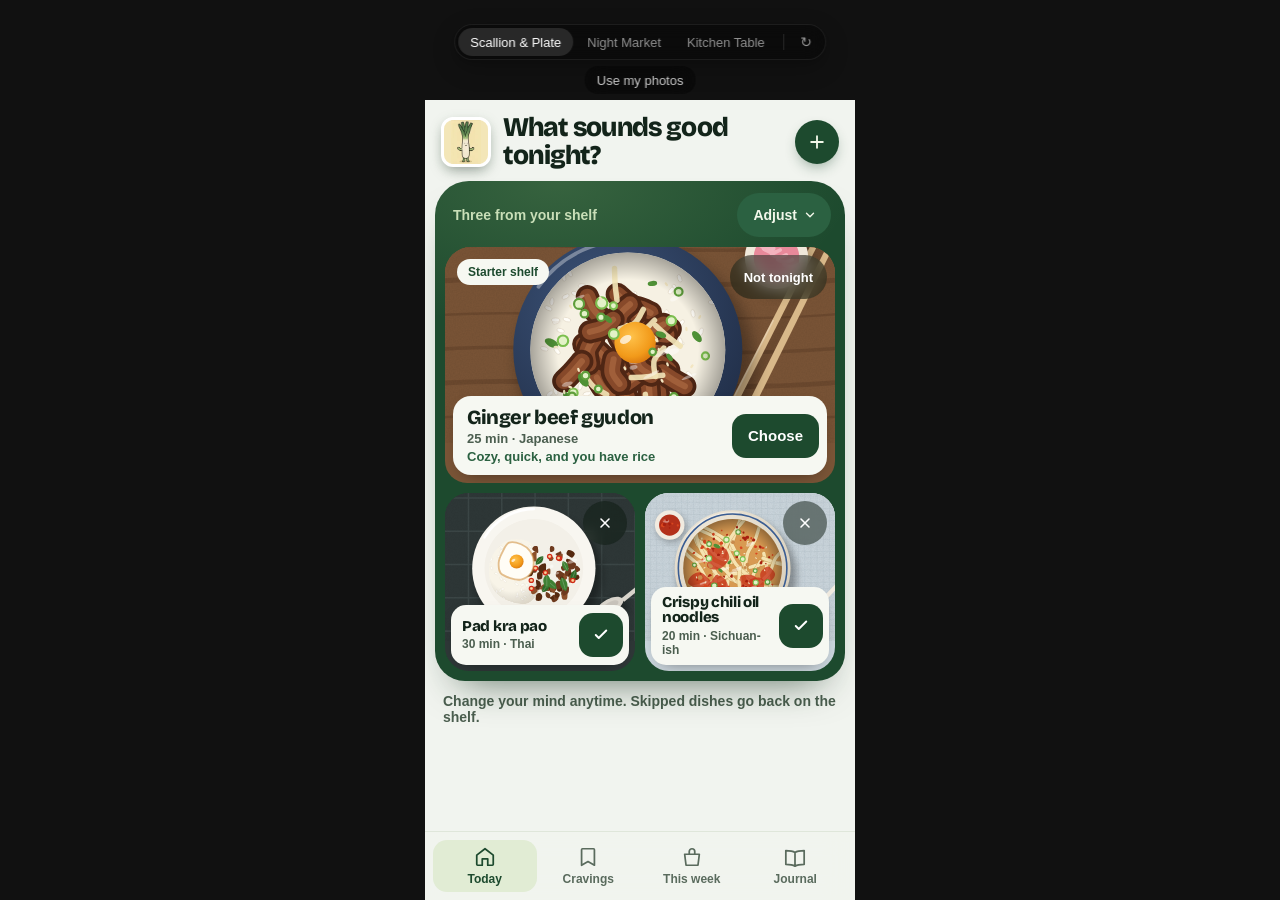
<file: prototypes/today.html>
<!doctype html>
<html lang="en">
<head>
<meta charset="UTF-8" />
<meta name="viewport" content="width=device-width, initial-scale=1, viewport-fit=cover" />
<meta name="robots" content="noindex,nofollow" />
<title>Nouri Today Prototypes</title>
<link rel="preconnect" href="https://fonts.googleapis.com" />
<link rel="preconnect" href="https://fonts.gstatic.com" crossorigin />
<link href="https://fonts.googleapis.com/css2?family=Big+Shoulders+Display:wght@800;900&family=Bricolage+Grotesque:opsz,wght@12..96,600;12..96,800&family=Kalam:wght@400;700&display=swap" rel="stylesheet" />
<style>
/* =========================================================
   Nouri Today: prototype harness, round 2 (more beauty + delight)
   Not production code. Lives outside index.html on purpose.
   ========================================================= */
*{box-sizing:border-box}
html{-webkit-tap-highlight-color:transparent;-webkit-text-size-adjust:100%}
body{margin:0;min-height:100dvh;background:#111;font-family:ui-rounded,"SF Pro Rounded",-apple-system,BlinkMacSystemFont,"Segoe UI",sans-serif;padding-top:100px}
button{font:inherit;color:inherit;touch-action:manipulation;-webkit-user-select:none;user-select:none;cursor:pointer}
img,svg{display:block}
#stage{min-height:calc(100dvh - 100px)}
:root{--ease-out:cubic-bezier(.23,1,.32,1);--ease-drawer:cubic-bezier(.32,.72,0,1)}

.v{position:relative;min-height:calc(100dvh - 100px);max-width:430px;margin:0 auto;overflow:hidden;padding:env(safe-area-inset-top,0px) 0 calc(84px + env(safe-area-inset-bottom,0px))}
.v button:focus-visible{outline:2.5px solid var(--focus);outline-offset:2px}

/* Dish art: authored SVG flat-lays. Real photos replace them via "Use my photos". */
.photo{position:relative;overflow:hidden;background:var(--t1)}
.photo svg,.photo img{position:absolute;inset:0;width:100%;height:100%}
.photo img{object-fit:cover}
.steam path{opacity:0;transform-box:fill-box;transform-origin:50% 100%}
.steamy .steam path{animation:steam 3.8s ease-in-out infinite}
.steamy .steam path:nth-child(2){animation-delay:1.25s}
.steamy .steam path:nth-child(3){animation-delay:2.5s}
@keyframes steam{0%{opacity:0;transform:translateY(8px) scaleY(.8)}35%{opacity:.55}100%{opacity:0;transform:translateY(-18px) scaleY(1.15)}}

/* Toast with undo */
.toast{position:fixed;left:50%;bottom:calc(92px + env(safe-area-inset-bottom,0px));z-index:30;display:flex;align-items:center;gap:6px;max-width:min(400px,calc(100% - 24px));padding:6px 6px 6px 16px;border-radius:999px;transform:translate(-50%,12px);opacity:0;pointer-events:none;transition:transform 220ms var(--ease-out),opacity 220ms var(--ease-out);font-size:14px;font-weight:650;box-shadow:0 10px 30px -8px rgba(0,0,0,.35)}
.toast.is-on{transform:translate(-50%,0);opacity:1;pointer-events:auto}
.toast span{white-space:nowrap;overflow:hidden;text-overflow:ellipsis}
.toast button{min-height:44px;padding:0 14px;border:0;border-radius:999px;font-weight:800;flex:0 0 auto}

/* Adjust sheet */
.scrim{position:fixed;inset:0;z-index:40;background:rgba(10,14,10,.4);opacity:0;pointer-events:none;transition:opacity 240ms var(--ease-out)}
.sheet{position:fixed;left:50%;bottom:0;z-index:41;width:min(430px,100%);padding:18px 18px calc(20px + env(safe-area-inset-bottom,0px));border-radius:28px 28px 0 0;transform:translate(-50%,100%);transition:transform 320ms var(--ease-drawer);overscroll-behavior:contain}
.v.adjusting .scrim{opacity:1;pointer-events:auto}
.v.adjusting .sheet{transform:translate(-50%,0)}
.sheet .grab{width:38px;height:5px;border-radius:9px;margin:-6px auto 14px;background:currentColor;opacity:.2}
.sheet h3{margin:0 0 4px;font-size:20px}
.sheet p{margin:0 0 6px;font-size:14px;opacity:.78}
.sheet .grp{margin:14px 0 0}
.sheet .lbl{font-size:13px;font-weight:750;opacity:.75;margin-bottom:8px}
.sheet .opts{display:flex;gap:8px;flex-wrap:wrap}
.sheet .opt{min-height:44px;padding:0 16px;border-radius:999px;font-weight:750;font-size:15px;transition:transform 120ms var(--ease-out),background-color 160ms,color 160ms}
.sheet .opt:active{transform:scale(.96)}
.sheet .done{width:100%;min-height:52px;margin-top:20px;border:0;border-radius:16px;font-weight:800;font-size:16px}

/* Bottom nav */
.nav{position:fixed;left:50%;bottom:0;z-index:20;transform:translateX(-50%);width:min(430px,100%);display:flex;justify-content:space-around;padding:8px 8px calc(8px + env(safe-area-inset-bottom,0px))}
.nav button{flex:1;min-height:52px;border:0;background:none;display:flex;flex-direction:column;align-items:center;justify-content:center;gap:4px;font-size:12px;font-weight:700;border-radius:14px;transition:transform 120ms var(--ease-out)}
.nav button:active{transform:scale(.95)}
.nav svg{width:22px;height:22px}

.slot{position:relative}
.card{transition:transform 260ms var(--ease-out),opacity 220ms var(--ease-out)}

/* ================= A · Scallion & Plate ================= */
.v-a{--focus:#2f6b42;background:#f1f4ef;color:#13241a}
.v-a ::selection{background:#cfe5b4;color:#13241a}
.v-a .top{display:flex;align-items:center;gap:12px;padding:14px 16px 8px}
.v-a .top img{width:50px;height:50px;object-fit:contain;flex:0 0 auto;filter:drop-shadow(0 4px 6px rgba(31,75,47,.18))}
.v-a h1{flex:1;margin:0;font-family:"Bricolage Grotesque",ui-rounded,sans-serif;font-weight:800;font-size:27px;line-height:1.02;letter-spacing:-.03em;font-variation-settings:"opsz" 48}
.v-a .add{width:44px;height:44px;border-radius:50%;border:0;background:#1d4a2e;color:#f1f7e8;display:grid;place-items:center;flex:0 0 auto;box-shadow:0 6px 14px -4px rgba(29,74,46,.45);transition:transform 120ms var(--ease-out)}
.v-a .add:active{transform:scale(.94)}
.v-a .panel{position:relative;margin:4px 10px 0;padding:12px 10px 10px;border-radius:34px 34px 28px 30px;background:#1d4a2e;color:#eef4e6;box-shadow:0 22px 40px -24px rgba(16,44,26,.7)}
.v-a .panel::before{content:"";position:absolute;inset:0;border-radius:inherit;pointer-events:none;background:radial-gradient(120% 50% at 30% 0%,rgba(190,230,150,.16),transparent 60%);}
.v-a .panel-head{position:relative;display:flex;align-items:center;justify-content:space-between;padding:0 4px 10px 8px}
.v-a .panel-head span{font-size:14px;font-weight:650;color:#c9dfb8}
.v-a .chip{min-height:44px;padding:0 14px 0 16px;border:0;border-radius:999px;background:#2b6141;color:#f2f7ea;font-weight:750;font-size:14px;display:inline-flex;align-items:center;gap:6px;transition:transform 120ms var(--ease-out)}
.v-a .chip:active{transform:scale(.96)}
.v-a .grid{position:relative;display:grid;grid-template-columns:1fr 1fr;grid-template-rows:236px 178px;gap:10px}
.v-a .slot{border-radius:24px;overflow:hidden}
.v-a .slot[data-slot="0"]{grid-column:1/3;border-radius:26px 26px 22px 22px}
.v-a .card{position:absolute;inset:0;overflow:hidden;background:var(--t1)}
.v-a .card .photo{position:absolute;inset:0 0 40px 0}
.v-a .slot:not([data-slot="0"]) .card .photo{inset:0 0 30px 0}
.v-a .strip{position:absolute;z-index:2;left:8px;right:8px;bottom:8px;display:flex;align-items:center;gap:8px;padding:11px 8px 11px 14px;border-radius:18px;background:#f6f8f2;color:#13241a;box-shadow:0 8px 18px -10px rgba(0,0,0,.5)}
.v-a .strip .t{flex:1;min-width:0}
.v-a .strip h3{margin:0;font-family:"Bricolage Grotesque",ui-rounded,sans-serif;font-size:20px;line-height:1.05;font-weight:800;letter-spacing:-.02em}
.v-a .strip p{margin:3px 0 0;font-size:13px;color:#4b5e4f;font-weight:600}
.v-a .strip .why{display:block;margin-top:3px;font-size:13px;color:#2b6141;font-weight:650;white-space:nowrap;overflow:hidden;text-overflow:ellipsis}
.v-a .choose{position:relative;min-height:44px;padding:0 16px;border:0;border-radius:14px;background:#1d4a2e;color:#fff;font-weight:800;font-size:15px;flex:0 0 auto;display:inline-flex;align-items:center;gap:6px;transition:transform 120ms var(--ease-out),background-color 200ms,color 200ms}
.v-a .choose:active{transform:scale(.95)}
.v-a .choose .ok{display:none}
.v-a .slot.is-chosen .choose{background:#a6d270;color:#13241a}
.v-a .slot.is-chosen .choose .ok{display:block}
.v-a .slot.is-chosen .choose .lb-go{display:none}
.v-a .lb-on{display:none}.v-a .slot.is-chosen .lb-on{display:inline}
.v-a .slot:not([data-slot="0"]) .strip{left:6px;right:6px;bottom:6px;padding:8px 6px 8px 11px;border-radius:15px}
.v-a .slot:not([data-slot="0"]) .strip h3{font-size:15px}
.v-a .slot:not([data-slot="0"]) .strip p{font-size:12px}
.v-a .slot:not([data-slot="0"]) .choose{width:44px;padding:0;justify-content:center}
.v-a .slot:not([data-slot="0"]) .choose .lb-on{display:none}
.v-a .skip{position:absolute;z-index:2;top:8px;right:8px;min-height:44px;padding:0 14px;border:0;border-radius:999px;background:rgba(12,26,16,.5);-webkit-backdrop-filter:blur(8px);backdrop-filter:blur(8px);color:#fff;font-size:13px;font-weight:750;transition:transform 120ms var(--ease-out)}
.v-a .slot:not([data-slot="0"]) .skip{width:44px;padding:0;display:grid;place-items:center}
.v-a .skip:active{transform:scale(.94)}
.v-a .tag{position:absolute;z-index:2;top:12px;left:12px;padding:6px 11px;border-radius:999px;background:#f6f8f2;color:#1d4a2e;font-size:12px;font-weight:800}
.v-a .peek{position:absolute;right:-8px;bottom:22%;width:60px;z-index:3;transform:translateX(115%) rotate(-6deg);transition:transform 240ms var(--ease-out);pointer-events:none;filter:drop-shadow(0 6px 10px rgba(0,0,0,.28))}
.v-a .slot.nudging .peek{transform:translateX(16%) rotate(-16deg)}
.v-a .cheer{position:absolute;z-index:1;right:22px;bottom:46px;width:58px;transform:translateY(150px);pointer-events:none;filter:drop-shadow(0 6px 8px rgba(0,0,0,.25))}
.v-a .slot:not([data-slot="0"]) .cheer{width:44px;right:10px;bottom:34px}
.v-a .card.out{transform:translateX(-22px) scale(.98);opacity:0;transition-duration:180ms}
.v-a .card.in{transform:translateX(28px);opacity:0;transition:none}
.v-a.has-choice .slot:not(.is-chosen) .card{opacity:.6}
.v-a .note{display:flex;align-items:center;gap:8px;margin:12px 18px 0;font-size:14px;color:#4b5e4f;font-weight:600}
.confetti{position:fixed;z-index:60;width:12px;height:12px;margin:-6px 0 0 -6px;border-radius:50%;border:3px solid #7fbf4d;background:#dff0c4;pointer-events:none}
.confetti.slice{border-color:#a6d270;background:#f3f9e8;width:9px;height:9px;margin:-4.5px 0 0 -4.5px;border-width:2.5px}
.v-a .toast{background:#13241a;color:#fff}.v-a .toast button{background:#a6d270;color:#13241a}
.v-a .sheet{background:#f6f8f2;color:#13241a}
.v-a .opt{border:1px solid #d3ddcc;background:#fff;color:#1d4a2e}
.v-a .opt[aria-pressed="true"]{background:#1d4a2e;border-color:#1d4a2e;color:#fff}
.v-a .done{background:#1d4a2e;color:#fff}
.v-a .nav{background:rgba(241,244,239,.94);-webkit-backdrop-filter:blur(14px);backdrop-filter:blur(14px);border-top:1px solid #dfe6da;color:#5a6b5d}
.v-a .nav [aria-current]{color:#1d4a2e;background:#e1ecd4}

/* ================= B · Night Market ================= */
.v-b{--focus:#f2c879;background:#191411;color:#f3e7d3;background-image:radial-gradient(130% 55% at 50% -12%,#45291a 0,transparent 62%)}
.v-b ::selection{background:#f2c879;color:#191411}
.v-b .lights{position:absolute;top:0;left:0;width:100%;height:46px;pointer-events:none}
.v-b .lights .bulb{fill:#ffd88a}
.v-b .lights .halo{fill:rgba(255,190,90,.35)}
.v-b .top{position:relative;display:flex;align-items:flex-end;gap:12px;padding:22px 16px 2px}
.v-b .lantern{position:relative;width:52px;height:52px;flex:0 0 auto}
.v-b .lantern::before{content:"";position:absolute;inset:-10px;border-radius:50%;background:radial-gradient(circle,rgba(240,160,70,.42),transparent 68%)}
.v-b .lantern img{position:relative;width:52px;height:52px;object-fit:contain}
.v-b .top .t{flex:1;min-width:0}
.v-b h1{margin:0;font-family:"Big Shoulders Display","Avenir Next Condensed",sans-serif;font-weight:900;font-size:33px;letter-spacing:.01em;text-transform:uppercase;line-height:.95;color:#fbefd9;text-shadow:0 0 18px rgba(255,170,80,.25)}
.v-b .top .sub{margin:3px 0 0;font-size:13px;color:#cdb795;font-weight:600}
.v-b .add{width:44px;height:44px;border-radius:50%;border:1px solid #4a3a2c;background:#241c17;color:#f2c879;display:grid;place-items:center;transition:transform 120ms var(--ease-out)}
.v-b .add:active{transform:scale(.94)}
.v-b .bar{display:flex;align-items:center;justify-content:space-between;padding:4px 16px 8px}
.v-b .bar span{font-size:13px;color:#b8a282;font-weight:600}
.v-b .chip{min-height:44px;padding:0 14px 0 16px;border-radius:999px;border:1px solid #5a432e;background:#2a201a;color:#f2c879;font-weight:750;font-size:14px;display:inline-flex;align-items:center;gap:6px;transition:transform 120ms var(--ease-out)}
.v-b .chip:active{transform:scale(.96)}
.v-b .rows{display:grid;gap:10px;padding:0 12px}
.v-b .slot{height:132px;touch-action:pan-y}
.v-b .card{position:absolute;inset:0;display:grid;grid-template-columns:112px 1fr;gap:13px;padding:10px;border-radius:22px;background:linear-gradient(180deg,#261e19,#211a16);border:1px solid #352920;transition:transform 260ms var(--ease-out),opacity 220ms var(--ease-out),box-shadow 300ms,border-color 300ms}
.v-b .card .photo{border-radius:15px;box-shadow:0 0 0 1px rgba(255,236,200,.08),0 14px 30px -10px var(--glow)}
.v-b .card .photo::after{content:"";position:absolute;inset:0;background:radial-gradient(90% 70% at 50% 10%,rgba(255,214,150,.2),transparent 70%);pointer-events:none}
.v-b .info{display:flex;flex-direction:column;min-width:0}
.v-b .sign{position:relative;align-self:flex-start;max-width:100%;padding:6px 11px 5px;border-radius:7px;background:var(--sign);color:#fdf1dc;box-shadow:inset 0 0 0 2px rgba(255,240,215,.2),0 6px 14px -8px rgba(0,0,0,.6);transform-origin:50% 50%;backface-visibility:hidden;transition:transform 240ms var(--ease-out)}
.v-b .sign h3{margin:0;font-family:"Big Shoulders Display","Avenir Next Condensed",sans-serif;font-size:23px;line-height:1;font-weight:900;text-transform:uppercase;letter-spacing:.015em;white-space:nowrap;overflow:hidden;text-overflow:ellipsis}
.v-b .bulbs{position:absolute;inset:-5px;border-radius:10px;padding:3px;opacity:0;pointer-events:none;background:radial-gradient(circle,#ffe6a3 0 1.7px,transparent 2.3px) 0 0/8px 8px;-webkit-mask:linear-gradient(#000 0 0) content-box,linear-gradient(#000 0 0);-webkit-mask-composite:xor;mask:linear-gradient(#000 0 0) content-box exclude,linear-gradient(#000 0 0);filter:drop-shadow(0 0 3px rgba(255,200,110,.9));transition:opacity 200ms}
.v-b .slot.is-chosen .bulbs{opacity:1}
.v-b .meta{margin:7px 0 0;font-size:13px;color:#cdb795;font-weight:600;white-space:nowrap;overflow:hidden;text-overflow:ellipsis}
.v-b .acts{margin-top:auto;display:flex;gap:6px;align-items:center}
.v-b .choose{min-height:44px;padding:0 16px;border:0;border-radius:12px;background:#f2c879;color:#2a1a0e;font-weight:850;font-size:14px;letter-spacing:.03em;text-transform:uppercase;display:inline-flex;align-items:center;gap:6px;transition:transform 120ms var(--ease-out),background-color 200ms}
.v-b .choose:active{transform:scale(.95)}
.v-b .choose .ok{display:none}
.v-b .slot.is-chosen .choose{background:#fff1d2}
.v-b .slot.is-chosen .choose .ok{display:block}
.v-b .skip{min-height:44px;padding:0 12px;border:0;background:none;color:#cdb795;font-size:14px;font-weight:650}
.v-b .slot.is-chosen .skip{display:none}
.v-b .lit{display:none;margin-left:4px;font-size:13px;font-weight:800;color:#f2c879;letter-spacing:.08em;text-transform:uppercase}
.v-b .slot.is-chosen .lit{display:inline}
.v-b .slot.flipping .sign{transform:rotateX(90deg);transition:transform 150ms ease-in}
.v-b .slot.flipped-in .sign{transform:rotateX(-90deg);transition:none}
.v-b .card.out{transform:translateX(-110%);opacity:0;transition-duration:220ms}
.v-b .card.in{transform:translateX(40px);opacity:0;transition:none}
.v-b .card.dragging{transition:none}
.v-b .slot.is-chosen .card{border-color:#f2c879;box-shadow:0 0 0 1px #f2c879,0 0 34px -8px rgba(242,200,121,.6)}
.v-b.has-choice .slot:not(.is-chosen) .card{opacity:.5}
.v-b .toast{background:#f3e7d3;color:#191411}.v-b .toast button{background:#191411;color:#f2c879}
.v-b .sheet{background:#241c17;color:#f3e7d3}
.v-b .opt{border:1px solid #4a3a2c;background:#2a201a;color:#f3e7d3}
.v-b .opt[aria-pressed="true"]{background:#f2c879;border-color:#f2c879;color:#191411}
.v-b .done{background:#f2c879;color:#191411}
.v-b .nav{background:rgba(25,20,17,.94);-webkit-backdrop-filter:blur(14px);backdrop-filter:blur(14px);border-top:1px solid #352920;color:#ac977a}
.v-b .nav [aria-current]{color:#f2c879;background:#2a201a}

/* ================= C · Kitchen Table ================= */
.v-c{--focus:#24304f;color:#24304f;background-color:#e6eaee;background-image:
  repeating-linear-gradient(0deg,rgba(58,88,128,.07) 0 14px,transparent 14px 28px),
  repeating-linear-gradient(90deg,rgba(58,88,128,.07) 0 14px,transparent 14px 28px)}
.v-c ::selection{background:#fff3a0;color:#24304f}
.v-c .top{display:flex;align-items:flex-start;justify-content:space-between;padding:16px 16px 0}
.v-c h1{margin:0;font-family:"Kalam","Bradley Hand","Noteworthy",cursive;font-weight:700;font-size:34px;line-height:1;color:#24304f}
.v-c .sub{margin:4px 0 0;font-size:14px;font-weight:600;color:#525d77}
.v-c .add{width:44px;height:44px;border-radius:50%;border:1.5px dashed #7f8dad;background:rgba(255,255,255,.65);color:#24304f;display:grid;place-items:center;flex:0 0 auto;transition:transform 120ms var(--ease-out)}
.v-c .add:active{transform:scale(.94)}
.v-c .chip{margin:10px 16px 0;min-height:44px;padding:0 14px 0 16px;border:0;border-radius:10px;background:#fffef8;color:#24304f;font-weight:750;font-size:14px;display:inline-flex;align-items:center;gap:6px;box-shadow:0 1px 0 rgba(0,0,0,.06),0 6px 12px -4px rgba(36,48,79,.18);transform:rotate(-1deg);transition:transform 120ms var(--ease-out)}
.v-c .chip:active{transform:rotate(-1deg) scale(.96)}
.v-c .table{position:relative;height:440px;margin:8px 0 0}
.v-c .slot{position:absolute}
.v-c .slot[data-slot="0"]{left:10px;top:6px;width:214px;--r:-3deg;z-index:2}
.v-c .slot[data-slot="1"]{right:10px;top:0;width:156px;--r:4deg;z-index:1}
.v-c .slot[data-slot="2"]{right:12px;top:226px;width:166px;--r:-2deg;z-index:3}
.v-c .card{position:relative;background:#fffffb;padding:8px 8px 6px;border-radius:3px;box-shadow:0 1px 1px rgba(0,0,0,.08),0 14px 24px -8px rgba(36,48,79,.38);transform:rotate(var(--r))}
.v-c .card::before{content:"";position:absolute;inset:0;pointer-events:none;border-radius:inherit;background:linear-gradient(115deg,rgba(255,255,255,.0) 40%,rgba(255,255,255,.35) 50%,rgba(255,255,255,0) 60%)}
.v-c .card .photo{height:var(--ph,176px);border-radius:1px}
.v-c .slot[data-slot="1"] .card{--ph:118px}
.v-c .slot[data-slot="2"] .card{--ph:112px}
.v-c .cap{padding:6px 2px 0}
.v-c .cap h3{margin:0;font-family:"Kalam","Bradley Hand","Noteworthy",cursive;font-weight:700;font-size:19px;line-height:1.1;color:#24304f}
.v-c .cap p{margin:2px 0 0;font-family:"Kalam","Bradley Hand","Noteworthy",cursive;font-size:15px;line-height:1.15;color:#525d77}
.v-c .stamp{position:absolute;top:14px;right:12px;width:56px;height:56px;border-radius:50%;border:2.5px solid rgba(178,59,46,.85);color:rgba(178,59,46,.92);display:grid;place-items:center;text-align:center;font:700 13px/1 "Kalam",cursive;text-transform:uppercase;transform:rotate(12deg);background:rgba(255,255,255,.22);-webkit-mask:radial-gradient(circle at 30% 40%,#000 60%,rgba(0,0,0,.65) 61%) ;mask:radial-gradient(circle at 30% 40%,#000 60%,rgba(0,0,0,.65) 61%)}
.v-c .slot:not([data-slot="0"]) .stamp{width:48px;height:48px;font-size:12px;top:12px;right:10px}
.v-c .acts{display:flex;gap:6px;align-items:center;margin-top:4px}
.v-c .choose{min-height:44px;padding:0 11px;border:0;border-radius:8px;background:#24304f;color:#fffef8;font-weight:800;font-size:14px;transition:transform 120ms var(--ease-out)}
.v-c .choose:active{transform:scale(.95)}
.v-c .skip{min-height:44px;min-width:44px;padding:0 4px;white-space:nowrap;border:0;background:none;color:#525d77;font-family:"Kalam","Bradley Hand",cursive;font-size:16px;font-weight:700;text-decoration:underline;text-decoration-thickness:1px;text-underline-offset:3px}
.v-c .tape{position:absolute;z-index:2;top:-12px;left:50%;width:84px;height:26px;background:rgba(222,206,128,.72);transform:translateX(-50%) rotate(-4deg);opacity:0;pointer-events:none;box-shadow:0 1px 2px rgba(0,0,0,.1);clip-path:polygon(0 8%,4% 0,8% 10%,12% 0,16% 8%,20% 0,100% 0,96% 10%,100% 20%,96% 32%,100% 44%,96% 56%,100% 68%,96% 80%,100% 92%,96% 100%,0 100%,4% 90%,0 80%,4% 70%,0 60%,4% 50%,0 40%,4% 30%,0 20%)}
.v-c .slot.is-chosen .tape{opacity:1}
.v-c .tonight{position:absolute;bottom:-28px;left:6px;font-family:"Kalam","Bradley Hand",cursive;font-weight:700;font-size:22px;color:#b23b2e;transform:rotate(-6deg);clip-path:inset(0 100% 0 0);pointer-events:none}
.v-c .slot.is-chosen .tonight{clip-path:inset(0 0 0 0)}
.v-c.has-choice .slot:not(.is-chosen) .card{opacity:.62}
.v-c .card.out{transform:translate(120px,-30px) rotate(calc(var(--r) + 16deg));opacity:0;transition-duration:240ms}
.v-c .card.in{transform:translateY(-28px) rotate(calc(var(--r) - 7deg)) scale(1.04);opacity:0;transition:none}
.v-c .card.settle{transition:transform 380ms cubic-bezier(.34,1.4,.64,1),opacity 200ms var(--ease-out)}
.v-c .doodle{position:absolute;left:12px;top:338px;width:196px;display:flex;gap:8px;align-items:flex-end}
.v-c .doodle img{width:48px;transform:rotate(-6deg)}
.v-c .doodle p{margin:0;padding:9px 11px;background:#fff6b0;font-family:"Kalam","Bradley Hand",cursive;font-size:15px;line-height:1.15;color:#3b391e;transform:rotate(2deg);box-shadow:0 8px 14px -8px rgba(0,0,0,.35)}
.v-c .herb{position:absolute;pointer-events:none}
.v-c .toast{background:#24304f;color:#fffef8}.v-c .toast button{background:#fffef8;color:#24304f}
.v-c .sheet{background:#fffffb;color:#24304f}
.v-c .opt{border:1.5px solid #c8cfdd;background:#fff;color:#24304f}
.v-c .opt[aria-pressed="true"]{background:#24304f;border-color:#24304f;color:#fffef8}
.v-c .done{background:#24304f;color:#fffef8}
.v-c .nav{background:rgba(255,255,251,.94);-webkit-backdrop-filter:blur(14px);backdrop-filter:blur(14px);border-top:1px solid #d5dae3;color:#525d77}
.v-c .nav [aria-current]{color:#24304f;background:#e6eaee}


/* The mascot art is an opaque square tile, so it is treated as a die-cut sticker wherever it appears */
.sticker,.v-a .top img,.v-a .peek,.v-a .cheer,.v-b .lantern img,.v-c .doodle img{border-radius:12px;border:3px solid #fff;background:#f3e6b8;box-shadow:0 6px 14px -6px rgba(0,0,0,.35)}
.v-a .peek,.v-a .cheer{filter:none}
.v-b .lantern img{border-color:#f6e7c8}
/* Reduced motion: swaps become a short cross-fade; no travel, bounce, steam or celebration */
@media (prefers-reduced-motion: reduce){
  .card,.card.settle,.v-b .sign,.toast,.sheet,.scrim{transition-duration:120ms!important;transition-timing-function:ease-out!important}
  .card.out,.card.in{transform:none!important}
  .v-a .peek{display:none}
  .v-b .slot.flipping .sign,.v-b .slot.flipped-in .sign{transform:none;opacity:.2}
  .steamy .steam path{animation:none}
}

/* Harness-only photo loader (chrome, not part of any design) */
.proto-photos{position:fixed;top:calc(66px + env(safe-area-inset-top,0px));left:50%;transform:translateX(-50%);z-index:2147483646;min-height:28px;padding:0 12px;border:0;border-radius:999px;background:rgba(10,10,10,.82);color:rgba(255,255,255,.8);font:13px/1 -apple-system,BlinkMacSystemFont,"Segoe UI",sans-serif;-webkit-backdrop-filter:blur(12px);backdrop-filter:blur(12px)}

/* ===== Picker: verbatim from the prototype skill's PICKER.md ===== */
.proto-picker {
  position: fixed;
  bottom: 24px;
  left: 50%;
  transform: translateX(-50%);
  z-index: 2147483647;
  display: flex;
  align-items: center;
  gap: 2px;
  padding: 4px;
  border-radius: 999px;
  background: rgba(10, 10, 10, 0.82);
  -webkit-backdrop-filter: blur(12px) saturate(1.4);
  backdrop-filter: blur(12px) saturate(1.4);
  box-shadow:
    0 0 0 1px rgba(255, 255, 255, 0.08) inset,
    0 8px 24px rgba(0, 0, 0, 0.24),
    0 2px 6px rgba(0, 0, 0, 0.12);
  font-family: -apple-system, BlinkMacSystemFont, "Segoe UI", sans-serif;
  font-size: 13px;
  line-height: 1;
  -webkit-font-smoothing: antialiased;
  user-select: none;
  -webkit-user-select: none;
}

.proto-picker-highlight {
  position: absolute;
  top: 4px;
  left: 0;
  height: 28px;
  border-radius: 999px;
  background: rgba(255, 255, 255, 0.12);
  will-change: transform;
}

/* The slide is enabled only after first paint (data-ready), so load doesn't animate. */
.proto-picker[data-ready] .proto-picker-highlight {
  transition:
    transform 250ms cubic-bezier(0.23, 1, 0.32, 1),
    width 250ms cubic-bezier(0.23, 1, 0.32, 1);
}

@media (prefers-reduced-motion: reduce) {
  .proto-picker[data-ready] .proto-picker-highlight { transition: none; }
}

.proto-picker-item {
  position: relative; /* sits above the highlight */
  display: flex;
  align-items: center;
  height: 28px;
  padding: 0 12px;
  border: 0;
  border-radius: 999px;
  background: transparent;
  color: rgba(255, 255, 255, 0.55);
  font: inherit;
  cursor: pointer;
  transition: color 150ms ease-out;
}

.proto-picker-item:hover {
  color: rgba(255, 255, 255, 0.85);
}

.proto-picker-item:active {
  transform: scale(0.97);
}

.proto-picker-item:focus-visible {
  outline: 2px solid rgba(255, 255, 255, 0.4);
  outline-offset: 2px;
}

.proto-picker-item[data-active] {
  color: #fff;
}

.proto-picker-divider {
  width: 1px;
  height: 16px;
  margin: 0 4px;
  background: rgba(255, 255, 255, 0.12);
}

.proto-picker-replay {
  padding: 0 10px;
  font-size: 14px;
}

.proto-picker[data-position="top"] {
  bottom: auto;
  top: 24px;
}
</style>
</head>
<body>
<div id="stage"></div>

<nav class="proto-picker" data-position="top" aria-label="Prototype variants">
  <span class="proto-picker-highlight" aria-hidden="true"></span>
  <button class="proto-picker-item" data-active aria-current="true">Scallion &amp; Plate</button>
  <button class="proto-picker-item">Night Market</button>
  <button class="proto-picker-item">Kitchen Table</button>
  <span class="proto-picker-divider" aria-hidden="true"></span>
  <button class="proto-picker-item proto-picker-replay" aria-label="Replay animation (R)">↻</button>
</nav>
<button class="proto-photos" type="button" id="proto-photos">Use my photos</button>
<input type="file" id="proto-photo-input" accept="image/*" multiple hidden />

<script>
'use strict';
const LEEK='[data-uri]';
const RM=matchMedia('(prefers-reduced-motion: reduce)');

/* ================= Dish art: authored SVG flat-lays =================
   Procedural but deterministic (seeded), so each dish always looks the same. */
const f=n=>Math.round(n*10)/10;
function rng(a){return()=>{a|=0;a=a+0x6D2B79F5|0;let t=Math.imul(a^a>>>15,1|a);t=t+Math.imul(t^t>>>7,61|t)^t;return((t^t>>>14)>>>0)/4294967296}}
function cr(p){let d=`M${f(p[0][0])} ${f(p[0][1])}`;for(let i=0;i<p.length-1;i++){const a=p[i-1]||p[i],b=p[i],c=p[i+1],e=p[i+2]||c;d+=`C${f(b[0]+(c[0]-a[0])/6)} ${f(b[1]+(c[1]-a[1])/6)} ${f(c[0]-(e[0]-b[0])/6)} ${f(c[1]-(e[1]-b[1])/6)} ${f(c[0])} ${f(c[1])}`}return d}
function crc(p){const n=p.length;let d=`M${f(p[0][0])} ${f(p[0][1])}`;for(let i=0;i<n;i++){const a=p[(i-1+n)%n],b=p[i],c=p[(i+1)%n],e=p[(i+2)%n];d+=`C${f(b[0]+(c[0]-a[0])/6)} ${f(b[1]+(c[1]-a[1])/6)} ${f(c[0]-(e[0]-b[0])/6)} ${f(c[1]-(e[1]-b[1])/6)} ${f(c[0])} ${f(c[1])}`}return d+'Z'}
function inDisc(R,cx,cy,r){const a=R()*Math.PI*2,d=Math.sqrt(R())*r;return[cx+Math.cos(a)*d,cy+Math.sin(a)*d]}
function walk(R,cx,cy,r,steps,len,wob){let[x,y]=inDisc(R,cx,cy,r*.75),a=R()*Math.PI*2;const p=[[x,y]];for(let i=0;i<steps;i++){a+=(R()-.5)*wob;x+=Math.cos(a)*len;y+=Math.sin(a)*len;p.push([x,y])}return p}
function blob(R,x,y,r,k=9,j=.22){const p=[];for(let i=0;i<k;i++){const a=i/k*Math.PI*2,d=r*(1-j+R()*j*2);p.push([x+Math.cos(a)*d,y+Math.sin(a)*d])}return crc(p)}
const many=(n,fn)=>Array.from({length:n},(_,i)=>fn(i)).join('');

const P={
  table(u,c1,c2,kind){let t=`<rect width="320" height="240" fill="${c1}"/>`;
    if(kind==='wood')t+=many(9,i=>`<path d="M-10 ${12+i*28} C80 ${4+i*28} 200 ${22+i*28} 330 ${10+i*28}" stroke="${c2}" stroke-width="${2+i%3}" fill="none" opacity=".45"/>`);
    if(kind==='linen')t+=`<pattern id="ln${u}" width="10" height="10" patternUnits="userSpaceOnUse"><path d="M0 5H10M5 0V10" stroke="${c2}" stroke-width="1" opacity=".35"/></pattern><rect width="320" height="240" fill="url(#ln${u})"/>`;
    if(kind==='tile')t+=many(7,i=>`<path d="M${i*54-10} 0V240" stroke="${c2}" stroke-width="2.5"/>`)+many(5,i=>`<path d="M0 ${i*54+8}H320" stroke="${c2}" stroke-width="2.5"/>`);
    return t+`<rect width="320" height="240" filter="url(#gr${u})" opacity=".55"/>`},
  shadow:(u,cx,cy,r)=>`<ellipse cx="${cx+7}" cy="${cy+11}" rx="${r+3}" ry="${r}" fill="#000" opacity=".32" filter="url(#bl${u})"/>`,
  bowl(u,cx,cy,r,body,dark,well,iw){return P.shadow(u,cx,cy,r)+`<radialGradient id="bw${u}" cx=".38" cy=".3" r=".8"><stop offset="0" stop-color="${body}"/><stop offset="1" stop-color="${dark}"/></radialGradient><circle cx="${cx}" cy="${cy}" r="${r}" fill="url(#bw${u})"/><path d="M${cx-r*.78} ${cy-r*.55} A${r*.95} ${r*.95} 0 0 1 ${cx+r*.1} ${cy-r*.95}" stroke="#fff" stroke-opacity=".35" stroke-width="3" fill="none" stroke-linecap="round"/><clipPath id="cl${u}"><circle cx="${cx}" cy="${cy}" r="${iw}"/></clipPath><circle cx="${cx}" cy="${cy}" r="${iw}" fill="${well}"/>`},
  well:(u,cx,cy,iw)=>`<radialGradient id="ws${u}"><stop offset=".72" stop-color="#000" stop-opacity="0"/><stop offset="1" stop-color="#000" stop-opacity=".32"/></radialGradient><circle cx="${cx}" cy="${cy}" r="${iw}" fill="url(#ws${u})"/>`,
  plate(u,cx,cy,r,rim){return P.shadow(u,cx,cy,r)+`<circle cx="${cx}" cy="${cy}" r="${r}" fill="#f8f6f0"/><circle cx="${cx}" cy="${cy}" r="${r*.8}" fill="#f3f0e8"/>${rim?`<circle cx="${cx}" cy="${cy}" r="${r-5}" fill="none" stroke="${rim}" stroke-width="2.5"/>`:''}<path d="M${cx-r*.8} ${cy-r*.5} A${r*.95} ${r*.95} 0 0 1 ${cx} ${cy-r*.96}" stroke="#fff" stroke-width="4" fill="none" stroke-linecap="round"/>`},
  saucer:(u,x,y,r,body,sauce)=>`<ellipse cx="${x+3}" cy="${y+5}" rx="${r}" ry="${r*.95}" fill="#000" opacity=".28" filter="url(#bl${u})"/><circle cx="${x}" cy="${y}" r="${r}" fill="${body}"/><circle cx="${x}" cy="${y}" r="${r*.72}" fill="${sauce}"/><ellipse cx="${x-r*.25}" cy="${y-r*.28}" rx="${r*.22}" ry="${r*.12}" fill="#fff" opacity=".4"/>`,
  sticks:(u,x,y,a,c)=>`<g transform="translate(${x} ${y}) rotate(${a})"><path d="M0 0L200 -4L200 2L0 7Z" fill="#000" opacity=".25" transform="translate(4 6)" filter="url(#bl${u})"/><path d="M0 0L200 -3L200 2L0 6Z" fill="${c}"/><path d="M4 14L204 9L204 14L4 20Z" fill="${c}"/><path d="M0 1L120 -1" stroke="#fff" stroke-opacity=".3" stroke-width="1.2"/></g>`,
  spoon:(u,x,y,a,c)=>`<g transform="translate(${x} ${y}) rotate(${a})"><ellipse cx="4" cy="6" rx="26" ry="18" fill="#000" opacity=".25" filter="url(#bl${u})"/><path d="M-24 0C-24 -16 22 -18 26 -2C30 12 -24 16 -24 0Z" fill="${c}"/><path d="M-16 0C-16 -9 16 -10 18 -2C20 6 -16 9 -16 0Z" fill="#000" opacity=".08"/><path d="M24 -3L84 -12L86 -6L26 4Z" fill="${c}"/></g>`,
  rice:(R,cx,cy,r,n,base='#f6f1e3')=>`<circle cx="${cx}" cy="${cy}" r="${r}" fill="${base}"/>`+many(n,()=>{const[x,y]=inDisc(R,cx,cy,r);return`<ellipse cx="${f(x)}" cy="${f(y)}" rx="3.3" ry="1.7" transform="rotate(${f(R()*180)} ${f(x)} ${f(y)})" fill="#fffdf7" stroke="#e5dccb" stroke-width=".6"/>`}),
  mound:(R,u,x,y,r,base='#f8f4e8')=>{const d=blob(R,x,y,r,10,.12);return`<path d="${d}" fill="${base}"/><clipPath id="md${u}${f(x)}"><path d="${d}"/></clipPath><g clip-path="url(#md${u}${f(x)})">${many(Math.round(r*1.4),()=>{const[gx,gy]=inDisc(R,x,y,r);return`<ellipse cx="${f(gx)}" cy="${f(gy)}" rx="3.2" ry="1.6" transform="rotate(${f(R()*180)} ${f(gx)} ${f(gy)})" fill="#fffef9" stroke="#e7dfcf" stroke-width=".6"/>`})}<path d="${d}" fill="url(#sh${u})"/></g>`},
  noodles:(R,cx,cy,r,n,c,dk,w,len=20,wob=1)=>many(n,()=>{const d=cr(walk(R,cx,cy,r,6,len,wob));return`<path d="${d}" stroke="${dk}" stroke-width="${w+1.6}" fill="none" stroke-linecap="round" opacity=".55"/><path d="${d}" stroke="${c}" stroke-width="${w}" fill="none" stroke-linecap="round"/>`}),
  scallion:(R,cx,cy,r,n)=>many(n,i=>{const[x,y]=inDisc(R,cx,cy,r),s=2.6+R()*2.2;return i%3?`<circle cx="${f(x)}" cy="${f(y)}" r="${f(s)}" fill="#e3f2c8" stroke="${i%2?'#5f9f3c':'#7cbf4f'}" stroke-width="1.8"/>`:`<ellipse cx="${f(x)}" cy="${f(y)}" rx="${f(s*1.3)}" ry="${f(s*.7)}" transform="rotate(${f(R()*180)} ${f(x)} ${f(y)})" fill="#4f9136"/>`}),
  sesame:(R,cx,cy,r,n,c='#f3e6c2')=>many(n,()=>{const[x,y]=inDisc(R,cx,cy,r);return`<ellipse cx="${f(x)}" cy="${f(y)}" rx="1.8" ry="1" transform="rotate(${f(R()*180)} ${f(x)} ${f(y)})" fill="${c}"/>`}),
  flakes:(R,cx,cy,r,n)=>many(n,()=>{const[x,y]=inDisc(R,cx,cy,r);return`<path d="${blob(R,x,y,1.2+R()*1.8,5,.4)}" fill="${R()>.5?'#a8200f':'#d9461f'}"/>`}),
  dots:(R,cx,cy,r,n,c,s=1)=>many(n,()=>{const[x,y]=inDisc(R,cx,cy,r);return`<circle cx="${f(x)}" cy="${f(y)}" r="${f(s*(.6+R()*.8))}" fill="${c}"/>`}),
  yolk:(u,x,y,r)=>`<radialGradient id="yk${u}${f(x)}" cx=".4" cy=".35" r=".7"><stop offset="0" stop-color="#ffc24a"/><stop offset=".7" stop-color="#f29a1a"/><stop offset="1" stop-color="#d9770e"/></radialGradient><circle cx="${x}" cy="${y}" r="${r}" fill="url(#yk${u}${f(x)})"/><ellipse cx="${x-r*.32}" cy="${y-r*.36}" rx="${r*.3}" ry="${r*.18}" fill="#fff" opacity=".7" transform="rotate(-30 ${x} ${y})"/>`,
  egg:(R,u,x,y,r)=>`<path d="${blob(R,x,y,r,10,.18)}" fill="#fffdf6" stroke="#cf8f3d" stroke-width="3" stroke-opacity=".55"/>`+P.yolk(u,x+2,y-1,r*.38),
  leaf:(x,y,a,l,c)=>`<g transform="translate(${f(x)} ${f(y)}) rotate(${f(a)})"><path d="M0 0C${l*.3} ${-l*.36} ${l*.72} ${-l*.3} ${l} 0C${l*.72} ${l*.3} ${l*.3} ${l*.36} 0 0Z" fill="${c}"/><path d="M1 0L${l*.86} 0" stroke="#fff" stroke-opacity=".28" stroke-width="1.1"/></g>`,
  chili:(x,y,r)=>`<circle cx="${f(x)}" cy="${f(y)}" r="${r}" fill="#d02a17"/><circle cx="${f(x)}" cy="${f(y)}" r="${r*.55}" fill="#f4c08a"/><circle cx="${f(x)}" cy="${f(y)}" r="${r*.18}" fill="#f8e2b8"/>`,
  shrimp:(x,y,a)=>`<g transform="translate(${f(x)} ${f(y)}) rotate(${f(a)})"><path d="M-12 6C-14 -8 2 -14 12 -8" stroke="#e86d3a" stroke-width="11" fill="none" stroke-linecap="round"/><path d="M-12 6C-14 -8 2 -14 12 -8" stroke="#ffb27a" stroke-width="4" fill="none" stroke-linecap="round" opacity=".7"/>${many(4,i=>`<path d="M${-11+i*6} ${-1-i*2} l3 6" stroke="#fff" stroke-opacity=".45" stroke-width="1.2"/>`)}<path d="M12 -8l8 -5l-2 8Z" fill="#d6552a"/></g>`,
  qegg:(u,x,y,a)=>`<g transform="translate(${f(x)} ${f(y)}) rotate(${f(a)})"><ellipse rx="10" ry="8" fill="#fffdf6" stroke="#e7dccb" stroke-width="1"/><circle cx="1" cy="0" r="4.6" fill="#f2a52a"/></g>`,
  cuke:(x,y,r)=>`<circle cx="${f(x)}" cy="${f(y)}" r="${r}" fill="#3f7d34"/><circle cx="${f(x)}" cy="${f(y)}" r="${r*.82}" fill="#d9eeb5"/>${many(5,i=>`<ellipse cx="${f(x+Math.cos(i*1.26)*r*.38)}" cy="${f(y+Math.sin(i*1.26)*r*.38)}" rx="1.6" ry="1" fill="#b6d48a"/>`)}`,
  sheen:(R,cx,cy,r,n)=>many(n,()=>{const[x,y]=inDisc(R,cx,cy,r);return`<ellipse cx="${f(x)}" cy="${f(y)}" rx="${f(3+R()*5)}" ry="${f(1.2+R()*1.6)}" transform="rotate(${f(-30+R()*20)} ${f(x)} ${f(y)})" fill="#fff" opacity=".42"/>`}),
  steam:(x,y)=>`<g class="steam" fill="none" stroke="#fff" stroke-width="5" stroke-linecap="round">${many(3,i=>`<path d="M${x-22+i*20} ${y} c-8 -12 8 -20 0 -32 c-8 -12 6 -18 2 -28" />`)}</g>`,
};

const RECIPE={
  gyudon(R,u){const cx=150,cy=124;return P.table(u,'#7b5537','#5c3c26','wood')+P.sticks(u,214,206,-62,'#d9b98a')+P.saucer(u,272,48,26,'#efe8da','#e8899a')+many(5,i=>`<path d="M${258+i*5} ${38+i*4} q6 4 12 0" stroke="#f4b3be" stroke-width="3" fill="none" stroke-linecap="round"/>`)+P.bowl(u,cx,cy,94,'#3c5378','#1f2c45','#f6f1e3',80)
    +`<g clip-path="url(#cl${u})">${P.rice(R,cx,cy,80,60)}${many(22,()=>{const d=cr(walk(R,cx,cy,52,2,11,1.4));return`<path d="${d}" stroke="#4f2614" stroke-width="19" fill="none" stroke-linecap="round" stroke-linejoin="round"/><path d="${d}" stroke="#87492a" stroke-width="13" fill="none" stroke-linecap="round"/><path d="${d}" stroke="#a9673f" stroke-width="5" fill="none" stroke-linecap="round" opacity=".75"/>`})}${many(9,()=>{const d=cr(walk(R,cx,cy,64,2,13,1.6));return`<path d="${d}" stroke="#f1e3b6" stroke-width="4.5" fill="none" stroke-linecap="round" opacity=".92"/>`})}${P.sheen(R,cx,cy,60,10)}${P.yolk(u,cx+6,cy-6,17)}${P.scallion(R,cx,cy,68,26)}${P.sesame(R,cx,cy,66,16)}</g>`+P.well(u,cx,cy,80)+P.steam(cx,cy-40)},
  krapao(R,u){const cx=150,cy=122;return P.table(u,'#2f3838','#3d4848','tile')+P.spoon(u,272,186,-30,'#d8d4cb')+P.plate(u,cx,cy,100)
    +P.mound(R,u,cx-26,cy+8,50)+many(46,()=>{const[x,y]=inDisc(R,cx+30,cy+6,46);return`<path d="${blob(R,x,y,3.5+R()*3.5,6,.35)}" fill="${['#6e3a1e','#8c4f2a','#55290f'][Math.floor(R()*3)]}"/>`})+P.sheen(R,cx+30,cy+6,40,8)
    +many(7,i=>P.leaf(cx+10+R()*60,cy-30+R()*70,R()*360,18+R()*6,i%2?'#2e6a28':'#3f8034'))+many(8,()=>{const[x,y]=inDisc(R,cx+28,cy+6,44);return P.chili(x,y,4.4)})+P.egg(R,u,cx-30,cy-10,30)+P.steam(cx,cy-46)},
  chili(R,u){const cx=148,cy=122;return P.table(u,'#cdd8df','#a9bac6','linen')+P.spoon(u,268,196,-38,'#f1ebe0')+P.saucer(u,46,52,24,'#f1ebe0','#b3301a')+P.flakes(R,46,52,14,10)+P.bowl(u,cx,cy,94,'#f2ece0','#d6ccb8','#d89a52',80)+`<circle cx="${cx}" cy="${cy}" r="88" fill="none" stroke="#3a5d93" stroke-width="2.6"/>`
    +`<g clip-path="url(#cl${u})">${P.noodles(R,cx,cy,80,24,'#f6e3b0','#b88a44',5.4,24,.85)}${many(7,()=>{const[x,y]=inDisc(R,cx,cy,62);return`<path d="${blob(R,x,y,8+R()*10,8,.3)}" fill="#c8341a" opacity=".78"/>`})}${P.flakes(R,cx,cy,70,70)}${P.sheen(R,cx,cy,64,12)}${P.sesame(R,cx,cy,70,34)}${P.dots(R,cx,cy,60,7,'#c88a4c',3.2)}${P.scallion(R,cx,cy,66,20)}</g>`+P.well(u,cx,cy,80)+P.steam(cx,cy-42)},
  miquang(R,u){const cx=150,cy=124;return P.table(u,'#2c5956','#24494a','tile')+P.sticks(u,30,218,-34,'#c9a777')+P.bowl(u,cx,cy,94,'#b5d0ad','#7d9e78','#e3a93e',80)
    +`<g clip-path="url(#cl${u})">${P.noodles(R,cx,cy,78,14,'#f4cc55','#c99327',9,24,.8)}${many(3,i=>`<rect x="${cx-40+i*22}" y="${cy+14+i*4}" width="34" height="13" rx="5" fill="#ecd3b9" stroke="#d98c8a" stroke-width="2" transform="rotate(${-20+i*14} ${cx-23+i*22} ${cy+20})"/>`)}${P.shrimp(cx+28,cy-22,20)}${P.shrimp(cx-30,cy-30,-30)}${P.shrimp(cx+40,cy+22,110)}${P.qegg(u,cx-6,cy-4,20)}${P.qegg(u,cx+8,cy+34,-30)}${P.qegg(u,cx-44,cy+4,60)}${many(7,i=>P.leaf(cx-60+R()*110,cy-50+R()*100,R()*360,16+R()*6,i%2?'#4b9a3e':'#2f7a33'))}${P.dots(R,cx,cy,66,14,'#c98a4a',3)}${P.chili(cx+16,cy+4,4)}${P.chili(cx-20,cy+30,4)}</g>`+P.well(u,cx,cy,80)
    +`<circle cx="${cx+76}" cy="${cy-62}" r="30" fill="#efd9a8" stroke="#d9b672" stroke-width="2"/>${P.dots(R,cx+76,cy-62,24,22,'#3a2a20',1.1)}`+P.steam(cx-10,cy-42)},
  chicken(R,u){const cx=146,cy=124;return P.table(u,'#cfa880','#b48a60','wood')+P.sticks(u,212,218,-58,'#8a5a3a')+P.saucer(u,272,58,22,'#f3efe6','#d8432a')+P.saucer(u,282,118,20,'#f3efe6','#cfcc6c')+P.saucer(u,268,176,20,'#f3efe6','#3b2417')+P.plate(u,cx,cy,96)
    +P.mound(R,u,cx-28,cy+2,44,'#f4e5bd')+many(6,i=>{const x=cx+8,y=cy-50+i*17,a=-12+i*4;return`<g transform="rotate(${a} ${x+30} ${y+12})"><rect x="${x}" y="${y+3}" width="62" height="24" rx="10" fill="#000" opacity=".12"/><rect x="${x}" y="${y}" width="62" height="24" rx="10" fill="#f8efdd"/><path d="M${x+4} ${y+5}Q${x+31} ${y-3} ${x+58} ${y+5}L${x+58} ${y+9}Q${x+31} ${y+2} ${x+4} ${y+9}Z" fill="#e8b552"/><path d="M${x+10} ${y+15}H${x+48}" stroke="#fff" stroke-opacity=".7" stroke-width="2" stroke-linecap="round"/><path d="M${x+10} ${y+20}H${x+36}" stroke="#e9dcc2" stroke-width="1.4" stroke-linecap="round"/></g>`})+`<path d="M${cx+14} ${cy+56}C${cx+30} ${cy+50} ${cx+50} ${cy+52} ${cx+66} ${cy+44}" stroke="#4a2a14" stroke-width="3" fill="none" opacity=".5" stroke-linecap="round"/>`+many(5,i=>P.cuke(cx-70+i*16,cy+60+(i%2)*6,9))+many(4,i=>P.leaf(cx-44+i*12,cy-40+(i%2)*8,R()*360,13,'#4f9a3a'))+P.steam(cx-24,cy-30)},
  garlic(R,u){const cx=150,cy=122;return P.table(u,'#2a2826','#1f1d1b','wood')+P.sticks(u,30,40,24,'#d6b98e')+P.bowl(u,cx,cy,94,'#3a3836','#1a1918','#e3b65c',80)
    +`<g clip-path="url(#cl${u})">${P.noodles(R,cx,cy,80,22,'#f5d985','#b38236',6,26,.8)}${P.sheen(R,cx,cy,66,16)}${many(13,()=>{const[x,y]=inDisc(R,cx,cy,62);return`<ellipse cx="${f(x)}" cy="${f(y)}" rx="5.5" ry="3.8" transform="rotate(${f(R()*180)} ${f(x)} ${f(y)})" fill="#f6dc96" stroke="#c4913a" stroke-width="1.6"/>`})}${P.dots(R,cx,cy,70,46,'#fff7de',1.2)}${P.scallion(R,cx,cy,66,16)}${P.dots(R,cx,cy,72,36,'#1d1a17',.9)}</g>`+P.well(u,cx,cy,80)+P.steam(cx,cy-42)},
  tofu(R,u){const cx=150,cy=124;return P.table(u,'#8ea38a','#7a9077','linen')+P.sticks(u,214,212,-62,'#e3cfa4')+P.saucer(u,272,52,22,'#e9e1d2','#c23a24')+P.bowl(u,cx,cy,94,'#e0d5c2','#bfb29b','#f6f1e3',80)+P.dots(R,cx,cy,92,40,'#8a7a62',.8)
    +`<g clip-path="url(#cl${u})">${P.rice(R,cx,cy,80,48)}${many(7,i=>{const x=cx-32+(i%3)*26+R()*6,y=cy-28+Math.floor(i/3)*26+R()*6,a=R()*30-15;return`<g transform="rotate(${f(a)} ${f(x+11)} ${f(y+11)})"><rect x="${f(x)}" y="${f(y)}" width="24" height="24" rx="5" fill="#c97f2e"/><rect x="${f(x+2.5)}" y="${f(y+2.5)}" width="19" height="17" rx="4" fill="#efbb66"/><path d="M${f(x+5)} ${f(y+8)}h12" stroke="#fff3d6" stroke-opacity=".6" stroke-width="1.6" stroke-linecap="round"/></g>`})}${many(5,()=>{const d=cr(walk(R,cx,cy,50,4,16,1.2));return`<path d="${d}" stroke="#b3301c" stroke-width="3.6" fill="none" stroke-linecap="round" opacity=".9"/>`})}${many(4,i=>P.cuke(cx+44+(i%2)*14,cy+30+i*8-12,9))}${P.sesame(R,cx,cy,60,18)}${P.sesame(R,cx,cy,60,10,'#2a2622')}${P.scallion(R,cx,cy,64,16)}</g>`+P.well(u,cx,cy,80)+P.steam(cx,cy-42)},
  charsiu(R,u){const cx=148,cy=122;return P.table(u,'#3a2823','#2a1c18','wood')+P.sticks(u,28,214,-28,'#26201c')+P.plate(u,cx,cy,100,'#2f5b8e')
    +P.mound(R,u,cx-44,cy-30,32)+many(2,i=>`<g transform="rotate(${-30+i*24} ${cx-50} ${cy+40})"><path d="M${cx-74} ${cy+40}C${cx-60} ${cy+18} ${cx-30} ${cy+20} ${cx-24} ${cy+40}C${cx-30} ${cy+58} ${cx-60} ${cy+60} ${cx-74} ${cy+40}Z" fill="#2f6d2c"/><path d="M${cx-24} ${cy+40}H${cx+4}" stroke="#d9ecb8" stroke-width="9" stroke-linecap="round"/></g>`)
    +many(6,i=>{const a=-26+i*10,x=cx-8+i*6,y=cy-40+i*15;return`<g transform="rotate(${a} ${x} ${y})"><rect x="${x}" y="${y}" width="62" height="26" rx="8" fill="#3d0e07"/><rect x="${x+3}" y="${y+4}" width="56" height="18" rx="6" fill="#a8291a"/><rect x="${x+8}" y="${y+9}" width="44" height="8" rx="4" fill="#e9876a" opacity=".8"/><path d="M${x+8} ${y+4}H${x+46}" stroke="#fff" stroke-opacity=".5" stroke-width="1.4" stroke-linecap="round"/></g>`})+P.sesame(R,cx+24,cy+8,40,18)+P.scallion(R,cx+30,cy+10,36,8)+P.steam(cx+20,cy-44)},
};
let ART_N=0;
function art(d){const u=++ART_N,R=rng(d.seed);
  return `<svg viewBox="0 0 320 240" preserveAspectRatio="xMidYMid slice" aria-hidden="true"><defs><filter id="bl${u}" x="-20%" y="-20%" width="140%" height="140%"><feGaussianBlur stdDeviation="6"/></filter><filter id="gr${u}"><feTurbulence type="fractalNoise" baseFrequency=".85" numOctaves="2" seed="${d.seed}"/><feColorMatrix values="0 0 0 0 0  0 0 0 0 0  0 0 0 0 0  0 0 0 .14 0"/></filter><radialGradient id="sh${u}" cx=".4" cy=".35" r=".75"><stop offset=".6" stop-color="#000" stop-opacity="0"/><stop offset="1" stop-color="#7a6040" stop-opacity=".22"/></radialGradient></defs>${RECIPE[d.id](R,u)}</svg>`}

/* ================= Content ================= */
const DISHES=[
  {id:'gyudon',seed:11,title:'Ginger beef gyudon',cuisine:'Japanese',min:25,vibe:'comfort',why:'Cozy, quick, and you have rice',stamp:['25','min'],t1:'#7b5537',glow:'rgba(214,140,70,.6)',sign:'#a3362b',from:'Starter shelf'},
  {id:'krapao',seed:23,title:'Pad kra pao',cuisine:'Thai',min:30,vibe:'explore',why:'Big savory heat in half an hour',stamp:['30','min'],t1:'#2f3838',glow:'rgba(217,72,40,.6)',sign:'#2f6b52',from:'Starter shelf'},
  {id:'chili',seed:37,title:'Crispy chili oil noodles',cuisine:'Sichuan-ish',min:20,vibe:'explore',why:'The one you saved from TikTok Thursday',stamp:['20','min'],t1:'#cdd8df',glow:'rgba(232,90,50,.65)',sign:'#b8322a',from:'Saved from TikTok'},
  {id:'miquang',seed:41,title:'Mì Quảng, round two',cuisine:'Vietnamese',min:150,vibe:'explore',why:'Last time the broth wanted more depth',stamp:['2½','hrs'],t1:'#2c5956',glow:'rgba(230,170,60,.6)',sign:'#c07d22',from:'Your journal'},
  {id:'chicken',seed:53,title:'Hainanese chicken rice',cuisine:'Singaporean',min:100,vibe:'comfort',why:'Fragrant rice and three good sauces',stamp:['100','min'],t1:'#cfa880',glow:'rgba(240,200,120,.55)',sign:'#2f6b52',from:'Starter shelf'},
  {id:'garlic',seed:67,title:'Garlic butter noodles',cuisine:'Fusion',min:20,vibe:'comfort',why:'Your never-fails Tuesday standby',stamp:['20','min'],t1:'#2a2826',glow:'rgba(230,190,90,.55)',sign:'#a3362b',from:'Starter shelf'},
  {id:'tofu',seed:79,title:'Crispy tofu rice bowls',cuisine:'Korean-inspired',min:35,vibe:'explore',why:'Crunchy, fresh, sauce-forward',stamp:['35','min'],t1:'#8ea38a',glow:'rgba(220,150,70,.55)',sign:'#c07d22',from:'Starter shelf'},
  {id:'charsiu',seed:83,title:'Homemade char siu',cuisine:'Cantonese',min:180,vibe:'explore',why:'A glossy weekend project',stamp:['3','hrs'],t1:'#3a2823',glow:'rgba(200,60,40,.6)',sign:'#b8322a',from:'Starter shelf'},
];
const byId=id=>DISHES.find(d=>d.id===id);
const esc=v=>String(v).replace(/[&<>"']/g,c=>({'&':'&amp;','<':'&lt;','>':'&gt;','"':'&quot;',"'":'&#39;'}[c]));
const mins=m=>m>=60?(m%60?`${Math.floor(m/60)} hr ${m%60} min`:`${m/60} hr`):`${m} min`;

let PHOTOS=[];
try{PHOTOS=JSON.parse(localStorage.getItem('nouri-proto-photos')||'[]')}catch{PHOTOS=[]}
function photo(d){const i=DISHES.indexOf(d),src=PHOTOS.length?PHOTOS[i%PHOTOS.length]:null;
  return `<div class="photo" style="--t1:${d.t1}" role="img" aria-label="${esc(d.title)}">${src?`<img src="${src}" alt="">`:art(d)}</div>`}

/* ================= State ================= */
const S={time:'any',vibe:'any',picks:[],queue:[],chosen:null,last:null};
const match=d=>(S.time==='any'||(S.time==='quick'?d.min<=30:d.min>=60))&&(S.vibe==='any'||d.vibe===S.vibe);
function rank(){const ok=DISHES.filter(match),rest=DISHES.filter(d=>!match(d));const all=[...ok,...rest];S.picks=all.slice(0,3).map(d=>d.id);S.queue=all.slice(3).map(d=>d.id);S.chosen=null;S.last=null}
const chipLabel=()=>`${{any:'Any time',quick:'Under 30 min',project:'A project'}[S.time]} · ${{any:'Anything',comfort:'Comfort',explore:'Explore'}[S.vibe]}`;
const ico=(p,s=20,w=2.2)=>`<svg width="${s}" height="${s}" viewBox="0 0 24 24" fill="none" stroke="currentColor" stroke-width="${w}" stroke-linecap="round" stroke-linejoin="round" aria-hidden="true">${p}</svg>`;
const chev=ico('<path d="m6 9 6 6 6-6"/>',14,2.4),plus=ico('<path d="M12 5v14M5 12h14"/>'),xIcon=ico('<path d="M18 6 6 18M6 6l12 12"/>',16,2.4),check=ico('<path d="m5 12 4 4L19 6"/>',18,2.6);
const I={home:'<path d="m3 10 9-7 9 7v10a1 1 0 0 1-1 1h-5v-7H9v7H4a1 1 0 0 1-1-1z"/>',bookmark:'<path d="M6 3h12a1 1 0 0 1 1 1v17l-7-4-7 4V4a1 1 0 0 1 1-1Z"/>',bag:'<path d="M4 9h16l-1.5 12h-13L4 9ZM9 9V6a3 3 0 0 1 6 0v3"/>',book:'<path d="M12 7c-3-2-6-2-10-2v15c4 0 7 0 10 2 3-2 6-2 10-2V5c-4 0-7 0-10 2Zm0 0v15"/>'};
const nav=()=>`<nav class="nav" aria-label="Main">${[['home','Today'],['bookmark','Cravings'],['bag','This week'],['book','Journal']].map(([k,l],i)=>`<button data-act="nav" ${i===0?'aria-current="page"':''}>${ico(I[k],22,1.9)}${l}</button>`).join('')}</nav>`;
const sheet=()=>`<div class="scrim" data-act="close-adjust"></div><section class="sheet" role="dialog" aria-modal="true" aria-label="Adjust picks"><div class="grab"></div><h3>Adjust tonight's picks</h3><p>Nouri re-picks three from your shelf. Nothing gets deleted.</p>
<div class="grp"><div class="lbl">How much time?</div><div class="opts">${[['any','Any time'],['quick','Under 30 min'],['project','A project']].map(([v,l])=>`<button class="opt" data-act="opt" data-k="time" data-val="${v}" aria-pressed="${S.time===v}">${l}</button>`).join('')}</div></div>
<div class="grp"><div class="lbl">What kind of night?</div><div class="opts">${[['any','Anything'],['comfort','Comfort'],['explore','Explore']].map(([v,l])=>`<button class="opt" data-act="opt" data-k="vibe" data-val="${v}" aria-pressed="${S.vibe===v}">${l}</button>`).join('')}</div></div>
<button class="done" data-act="close-adjust">Show my picks</button></section>`;
const toast=()=>`<div class="toast" role="status" aria-live="polite"><span></span><button data-act="undo">Undo</button></div>`;
const day=new Date().toLocaleDateString('en-US',{weekday:'long'});

/* String lights for Night Market */
function lights(){const pts=[];let s='';for(let i=0;i<=10;i++){const x=i*43,y=8+Math.sin(i/10*Math.PI)*16+(i%2)*3;pts.push([x,y])}
  s=`<path d="${cr(pts)}" stroke="#4a372a" stroke-width="1.5" fill="none"/>`+pts.slice(1,-1).map(([x,y],i)=>`<g class="bl"><circle class="halo" cx="${f(x)}" cy="${f(y+7)}" r="9"/><circle class="bulb" cx="${f(x)}" cy="${f(y+7)}" r="3.6"/></g>`).join('');
  return `<svg class="lights" viewBox="0 0 430 46" preserveAspectRatio="none" aria-hidden="true">${s}</svg>`}
const herb=(x,y,a,s)=>`<svg class="herb" style="left:${x}px;top:${y}px;width:${s}px;transform:rotate(${a}deg)" viewBox="0 0 40 20" aria-hidden="true"><path d="M2 10C12 0 28 0 38 10C28 20 12 20 2 10Z" fill="#4f8d3c"/><path d="M4 10H34" stroke="#cfe6a8" stroke-width="1.2"/></svg>`;

/* ================= The three directions ================= */
const V=[
 { key:'a',
   shell:cards=>`<header class="top"><img src="${LEEK}" alt=""><h1>What sounds good tonight?</h1><button class="add" data-act="add" aria-label="Save a craving">${plus}</button></header>
   <section class="panel" aria-label="Tonight's three picks"><div class="panel-head"><span>Three from your shelf</span><button class="chip" data-act="adjust" aria-haspopup="dialog">Adjust ${chev}</button></div><div class="grid">${cards}</div></section>
   <p class="note">Change your mind anytime. Skipped dishes go back on the shelf.</p>`,
   card:(d,i)=>`<div class="slot${i===0?' steamy':''}" data-slot="${i}"><img class="peek" src="${LEEK}" alt=""><article class="card" style="--t1:${d.t1}">${photo(d)}${i===0?`<span class="tag">${esc(d.from)}</span>`:''}
     <button class="skip" data-act="skip" aria-label="Not tonight: ${esc(d.title)}">${i===0?'Not tonight':xIcon}</button>
     <img class="cheer" src="${LEEK}" alt="">
     <div class="strip"><div class="t"><h3>${esc(d.title)}</h3><p>${mins(d.min)} · ${esc(d.cuisine)}</p>${i===0?`<span class="why">${esc(d.why)}</span>`:''}</div>
     <button class="choose" data-act="choose" aria-label="Choose ${esc(d.title)}"><span class="ok">${check}</span>${i===0?'<span class="lb-go">Choose</span><span class="lb-on">Tonight</span>':`<span class="lb-go">${check}</span>`}</button></div></article></div>`,
   swap:'nudge' },
 { key:'b',
   shell:cards=>`${lights()}<header class="top"><div class="lantern"><img src="${LEEK}" alt=""></div><div class="t"><h1>Tonight's stalls</h1><p class="sub">Three open this ${day}</p></div><button class="add" data-act="add" aria-label="Save a craving">${plus}</button></header>
   <div class="bar"><span>Swipe a stall away for another</span><button class="chip" data-act="adjust" aria-haspopup="dialog">Adjust ${chev}</button></div>
   <section class="rows" aria-label="Tonight's three picks">${cards}</section>`,
   card:(d,i)=>`<div class="slot" data-slot="${i}" style="--glow:${d.glow};--sign:${d.sign}"><article class="card">${photo(d)}<div class="info">
     <div class="sign"><span class="bulbs"></span><h3>${esc(d.title)}</h3></div><p class="meta">${mins(d.min)} · ${esc(d.cuisine)} · ${esc(d.why)}</p>
     <div class="acts"><button class="choose" data-act="choose" aria-label="Choose ${esc(d.title)}"><span class="ok">${check}</span>Eat this</button><button class="skip" data-act="skip" aria-label="Not tonight: ${esc(d.title)}">Not tonight</button><span class="lit">Tonight</span></div></div></article></div>`,
   swap:'flip' },
 { key:'c',
   shell:cards=>`<header class="top"><div><h1>What's for dinner?</h1><p class="sub">Three prints from your shelf</p></div><button class="add" data-act="add" aria-label="Save a craving">${plus}</button></header>
   <button class="chip" data-act="adjust" aria-haspopup="dialog">${chipLabel()} ${chev}</button>
   <section class="table" aria-label="Tonight's three picks">${herb(176,206,-24,34)}${herb(30,300,40,28)}${herb(364,404,10,30)}${cards}<div class="doodle"><img src="${LEEK}" alt=""><p>Toss one off the table and I'll find another.</p></div></section>`,
   card:(d,i)=>`<div class="slot" data-slot="${i}"><article class="card"><span class="tape"></span>${photo(d)}<span class="stamp">${esc(d.stamp[0])}<br>${esc(d.stamp[1])}</span>
     <div class="cap"><h3>${esc(d.title)}</h3>${i===0?`<p>${esc(d.why)}</p>`:''}</div>
     <div class="acts"><button class="choose" data-act="choose" aria-label="Choose ${esc(d.title)}">${i===0?'Cook this':'This one'}</button><button class="skip" data-act="skip" aria-label="Not tonight: ${esc(d.title)}">${i===0?'not tonight':'nah'}</button></div></article><span class="tonight">tonight!</span></div>`,
   swap:'toss' },
];

/* ================= Rendering + motion ================= */
let cur=null;
function render(v){S.time='any';S.vibe='any';rank();cur=v;return `<div class="v v-${v.key}" data-v="${v.key}">${v.shell(S.picks.map((id,i)=>v.card(byId(id),i)).join(''))}${toast()}${sheet()}${nav()}</div>`}
const root=()=>document.querySelector('#stage .v');
const wait=ms=>new Promise(r=>setTimeout(r,ms));
const frame=()=>new Promise(r=>requestAnimationFrame(()=>requestAnimationFrame(r)));
const anim=(el,k,o)=>(!el||RM.matches)?null:el.animate(k,o);

/* Entrance: content is visible from the first frame; it only settles into place */
function intro(){const r=root();if(!r||RM.matches)return;const k=cur.key;
  r.querySelectorAll('.slot').forEach((s,i)=>{
    const from=k==='c'?'translateY(-14px) rotate(-3deg)':'translateY(14px)';
    s.animate([{transform:from,opacity:.35},{transform:'none',opacity:1}],{duration:k==='c'?520:440,delay:70*i,easing:k==='c'?'cubic-bezier(.34,1.3,.64,1)':'cubic-bezier(.23,1,.32,1)',fill:'backwards'})});
  if(k==='b')r.querySelectorAll('.lights .bl').forEach((b,i)=>b.animate([{opacity:.25},{opacity:1}],{duration:260,delay:40*i,fill:'backwards',easing:'ease-out'}));
}
new MutationObserver(()=>{if(root())intro()}).observe(document.getElementById('stage'),{childList:true});

async function swapSlot(i,id,reason){
  const v=cur,slot=root().querySelector(`.slot[data-slot="${i}"]`);if(!slot)return;
  const tmp=document.createElement('div');tmp.innerHTML=v.card(byId(id),i);const fresh=tmp.firstElementChild;
  const replaceCard=()=>{const old=slot.querySelector('.card');const nc=fresh.querySelector('.card');old.replaceWith(nc);if(v.key==='b'){slot.style.setProperty('--glow',byId(id).glow);slot.style.setProperty('--sign',byId(id).sign)}return nc};
  if(RM.matches){const c=slot.querySelector('.card');c.style.opacity='0';await wait(120);const nc=replaceCard();nc.style.opacity='0';await frame();nc.style.opacity='';return}
  const card=slot.querySelector('.card');
  if(v.swap==='nudge'){
    card.classList.add('out');slot.classList.add('nudging');await wait(170);
    const nc=replaceCard();nc.classList.add('in');await frame();nc.classList.remove('in');
    await wait(170);slot.classList.remove('nudging');
  }else if(v.swap==='flip'&&reason!=='swipe'){
    slot.classList.add('flipping');await wait(150);
    replaceCard();slot.classList.remove('flipping');slot.classList.add('flipped-in');await frame();slot.classList.remove('flipped-in');
  }else if(v.swap==='flip'){
    card.classList.add('out');await wait(200);const nc=replaceCard();nc.classList.add('in');await frame();nc.classList.remove('in');
  }else{
    card.classList.add('out');await wait(200);
    const nc=replaceCard();nc.classList.add('in');await frame();nc.classList.add('settle');nc.classList.remove('in');await wait(400);nc.classList.remove('settle');
  }
}
let tTimer;
function say(text,undo){const t=root().querySelector('.toast');t.querySelector('span').textContent=text;t.querySelector('button').hidden=!undo;t.classList.add('is-on');clearTimeout(tTimer);tTimer=setTimeout(()=>t.classList.remove('is-on'),4200)}
function paintChoice(){const r=root();r.classList.toggle('has-choice',!!S.chosen);r.querySelectorAll('.slot').forEach((s,i)=>{const on=S.picks[i]===S.chosen;s.classList.toggle('is-chosen',on);if(cur.key!=='a'||i!==0)s.classList.toggle('steamy',on);const b=s.querySelector('.choose');if(b)b.setAttribute('aria-pressed',on)})}

/* The one authored moment: choosing tonight's dish */
function celebrate(slot){
  if(RM.matches)return;try{navigator.vibrate?.(12)}catch{}
  const k=cur.key,ease='cubic-bezier(.23,1,.32,1)';
  if(k==='a'){
    anim(slot.querySelector('.cheer'),[{transform:'translateY(150px) rotate(0)',easing:'cubic-bezier(.34,1.35,.64,1)'},{transform:'translateY(-30px) rotate(-10deg)',offset:.26,easing:'ease-in-out'},{transform:'translateY(-26px) rotate(9deg)',offset:.42,easing:'ease-in-out'},{transform:'translateY(-30px) rotate(-4deg)',offset:.56,easing:'ease-in-out'},{transform:'translateY(-28px) rotate(0)',offset:.78,easing:'cubic-bezier(.55,0,.75,.3)'},{transform:'translateY(150px) rotate(0)'}],{duration:1600,easing:'linear'});
    const b=slot.querySelector('.choose').getBoundingClientRect(),x=b.left+b.width/2,y=b.top+b.height/2;
    for(let n=0;n<11;n++){const c=document.createElement('span');c.className='confetti'+(n%3?'':' slice');c.style.left=x+'px';c.style.top=y+'px';document.body.appendChild(c);
      const a=-Math.PI/2+(n/10-.5)*2.6+(Math.random()-.5)*.3,d=46+Math.random()*44;
      c.animate([{transform:'translate(0,0) scale(.4)',opacity:1,easing:ease},{transform:`translate(${Math.cos(a)*d}px,${Math.sin(a)*d}px) scale(1)`,opacity:1,offset:.45,easing:'cubic-bezier(.45,0,.75,.4)'},{transform:`translate(${Math.cos(a)*d*1.12}px,${Math.sin(a)*d*1.12+30}px) scale(.75) rotate(${Math.random()*140}deg)`,opacity:0}],{duration:1000,easing:'linear'}).onfinish=()=>c.remove()}
    anim(slot.querySelector('.choose'),[{transform:'scale(.92)'},{transform:'scale(1.06)',offset:.5},{transform:'scale(1)'}],{duration:380,easing:ease});
  }else if(k==='b'){
    anim(slot.querySelector('.bulbs'),[{backgroundPosition:'0 0'},{backgroundPosition:'8px 0'}],{duration:240,iterations:5,easing:'steps(2)'});
    anim(slot.querySelector('.sign'),[{transform:'scale(1)'},{transform:'scale(1.05)',offset:.35},{transform:'scale(1)'}],{duration:420,easing:ease});
    root().querySelectorAll('.lights .bl').forEach((bl,i)=>anim(bl,[{opacity:1},{opacity:.25},{opacity:1}],{duration:360,delay:i*55,easing:'ease-out'}));
    anim(root().querySelector('.lantern img'),[{transform:'rotate(0)'},{transform:'rotate(-9deg)',offset:.3},{transform:'rotate(6deg)',offset:.6},{transform:'rotate(0)'}],{duration:900,easing:ease});
  }else{
    anim(slot.querySelector('.tape'),[{transform:'translateX(-50%) rotate(-12deg) scale(1.35)',opacity:0},{transform:'translateX(-50%) rotate(-4deg) scale(1)',opacity:1}],{duration:260,easing:ease});
    anim(slot.querySelector('.card'),[{transform:'rotate(var(--r)) translateY(0)'},{transform:'rotate(var(--r)) translateY(3px) scale(.985)',offset:.4},{transform:'rotate(var(--r))'}],{duration:300,easing:ease});
    anim(slot.querySelector('.tonight'),[{clipPath:'inset(0 100% 0 0)'},{clipPath:'inset(0 0 0 0)'}],{duration:520,delay:160,easing:'cubic-bezier(.65,0,.35,1)',fill:'backwards'});
    anim(root().querySelector('.doodle img'),[{transform:'rotate(-6deg) translateY(0)'},{transform:'rotate(-14deg) translateY(-16px)',offset:.4},{transform:'rotate(2deg) translateY(-4px)',offset:.7},{transform:'rotate(-6deg) translateY(0)'}],{duration:800,easing:ease});
  }
}

let busy=false;
async function skip(i,reason){
  if(busy)return;busy=true;
  const id=S.picks[i],next=S.queue.shift();S.queue.push(id);S.picks[i]=next;
  if(S.chosen===id)S.chosen=null;
  S.last={type:'skip',i,id,next};paintChoice();
  await swapSlot(i,next,reason);paintChoice();say(`${byId(id).title} is back on the shelf`,true);busy=false;
}
function choose(i){
  const id=S.picks[i],prev=S.chosen;S.chosen=prev===id?null:id;S.last={type:'choose',prev};paintChoice();
  if(S.chosen){celebrate(root().querySelector(`.slot[data-slot="${i}"]`));say(`${byId(id).title} it is. Enjoy tonight.`,true)}else say('Back to deciding',false);
}
async function undo(){
  const L=S.last;if(!L||busy)return;S.last=null;root().querySelector('.toast').classList.remove('is-on');
  if(L.type==='choose'){S.chosen=L.prev;paintChoice();return}
  busy=true;S.queue=S.queue.filter(x=>x!==L.id);S.queue.unshift(L.next);S.picks[L.i]=L.id;await swapSlot(L.i,L.id,'undo');paintChoice();busy=false;
}
async function rerank(){
  busy=true;const before=[...S.picks];const t=S.time,vb=S.vibe;rank();S.time=t;S.vibe=vb;
  const chip=root().querySelector('.v-c .chip');if(chip)chip.innerHTML=`${chipLabel()} ${chev}`;
  await Promise.all(S.picks.map((id,i)=>id===before[i]?null:wait(i*60).then(()=>swapSlot(i,id,'adjust'))));paintChoice();busy=false;
}

document.addEventListener('click',e=>{
  const el=e.target.closest('[data-act]');if(!el||!root()||!root().contains(el))return;
  const slot=el.closest('.slot'),i=slot?Number(slot.dataset.slot):-1,act=el.dataset.act;
  if(act==='skip')skip(i,'button');
  else if(act==='choose')choose(i);
  else if(act==='undo')undo();
  else if(act==='adjust'){root().classList.add('adjusting');root().querySelector('.sheet .opt[aria-pressed="true"]')?.focus({preventScroll:true})}
  else if(act==='close-adjust')root().classList.remove('adjusting');
  else if(act==='opt'){const k=el.dataset.k;S[k]=el.dataset.val;root().querySelectorAll(`.opt[data-k="${k}"]`).forEach(b=>b.setAttribute('aria-pressed',b===el));rerank()}
  else if(act==='add')say('Capture lives in the real app. This prototype is just Today.',false);
  else if(act==='nav')say('Prototype covers Today only',false);
});
document.addEventListener('keydown',e=>{if(e.key==='Escape'&&root()?.classList.contains('adjusting'))root().classList.remove('adjusting')});

/* Night Market: swipe a stall left to skip (distance or velocity); rubber-band to the right */
let drag=null;
document.addEventListener('pointerdown',e=>{const card=e.target.closest('.v-b .card');if(!card||e.target.closest('button')||busy)return;drag={card,x:e.clientX,y:e.clientY,t:performance.now(),dx:0,id:e.pointerId,on:false}});
document.addEventListener('pointermove',e=>{
  if(!drag||e.pointerId!==drag.id)return;const dx=e.clientX-drag.x,dy=e.clientY-drag.y;
  if(!drag.on){if(Math.abs(dx)<8||Math.abs(dx)<Math.abs(dy)){if(Math.abs(dy)>10)drag=null;return}drag.on=true;drag.card.classList.add('dragging');drag.card.setPointerCapture?.(e.pointerId)}
  drag.dx=dx>0?dx*0.25:dx;drag.card.style.transform=`translateX(${drag.dx}px) rotate(${drag.dx/60}deg)`;
});
function endDrag(e){if(!drag||(e&&e.pointerId!==drag.id))return;const d=drag;drag=null;if(!d.on)return;
  const v=Math.abs(d.dx)/(performance.now()-d.t);d.card.classList.remove('dragging');d.card.style.transform='';
  if(d.dx<-90||(d.dx<-30&&v>0.11))skip(Number(d.card.closest('.slot').dataset.slot),'swipe')}
document.addEventListener('pointerup',endDrag);document.addEventListener('pointercancel',endDrag);

/* Harness photo loader */
const pInput=document.getElementById('proto-photo-input');
document.getElementById('proto-photos').addEventListener('click',()=>pInput.click());
pInput.addEventListener('change',async()=>{
  const files=[...pInput.files].filter(f=>f.type.startsWith('image/')).slice(0,8);if(!files.length)return;
  const out=[];for(const fl of files){const url=URL.createObjectURL(fl);try{const img=await new Promise((res,rej)=>{const im=new Image();im.onload=()=>res(im);im.onerror=rej;im.src=url});const s=Math.min(1,900/Math.max(img.naturalWidth,img.naturalHeight));const c=document.createElement('canvas');c.width=Math.round(img.naturalWidth*s);c.height=Math.round(img.naturalHeight*s);c.getContext('2d').drawImage(img,0,0,c.width,c.height);out.push(c.toDataURL('image/jpeg',.82))}catch{}finally{URL.revokeObjectURL(url)}}
  PHOTOS=out;try{localStorage.setItem('nouri-proto-photos',JSON.stringify(out))}catch{}
  pInput.value='';mount(current);
});

/* ===== Picker wiring: verbatim from PICKER.md ===== */
const variants=V.map(v=>()=>render(v));
const stage = document.getElementById('stage');
const picker = document.querySelector('.proto-picker');
const highlight = picker.querySelector('.proto-picker-highlight');
const items = [...picker.querySelectorAll('.proto-picker-item:not(.proto-picker-replay)')];
const replay = picker.querySelector('.proto-picker-replay');
let current = 0;

function moveHighlight() {
  const el = items[current];
  highlight.style.width = el.offsetWidth + 'px';
  highlight.style.transform = `translateX(${el.offsetLeft}px)`;
}

function mount(i) {
  stage.innerHTML = '';
  // Clear first, render next frame, so entrance animations re-run.
  requestAnimationFrame(() => { stage.innerHTML = variants[i](); });
}

function setActive(i) {
  if (i < 0 || i >= variants.length) return;
  current = i;
  items.forEach((el, j) => {
    el.toggleAttribute('data-active', j === i);
    if (j === i) el.setAttribute('aria-current', 'true');
    else el.removeAttribute('aria-current');
  });
  moveHighlight();
  const url = new URL(location);
  url.searchParams.set('v', i + 1);
  history.replaceState(null, '', url);
  mount(i);
}

items.forEach((el, i) => el.addEventListener('click', () => setActive(i)));
replay?.addEventListener('click', () => mount(current));
window.addEventListener('resize', moveHighlight);

document.addEventListener('keydown', (e) => {
  if (/^(INPUT|TEXTAREA|SELECT)$/.test(e.target.tagName) || e.target.isContentEditable) return;
  if (e.metaKey || e.ctrlKey || e.altKey) return;
  const num = parseInt(e.key, 10);
  if (num >= 1 && num <= variants.length) setActive(num - 1);
  else if (e.key === 'ArrowRight') setActive((current + 1) % variants.length);
  else if (e.key === 'ArrowLeft') setActive((current - 1 + variants.length) % variants.length);
  else if (e.key === 'r' || e.key === 'R') mount(current);
});

setActive((parseInt(new URLSearchParams(location.search).get('v'), 10) || 1) - 1);
// Enable the slide only after first paint, so load doesn't animate.
requestAnimationFrame(() => requestAnimationFrame(() => picker.setAttribute('data-ready', '')));
</script>
</body>
</html>
</file>
